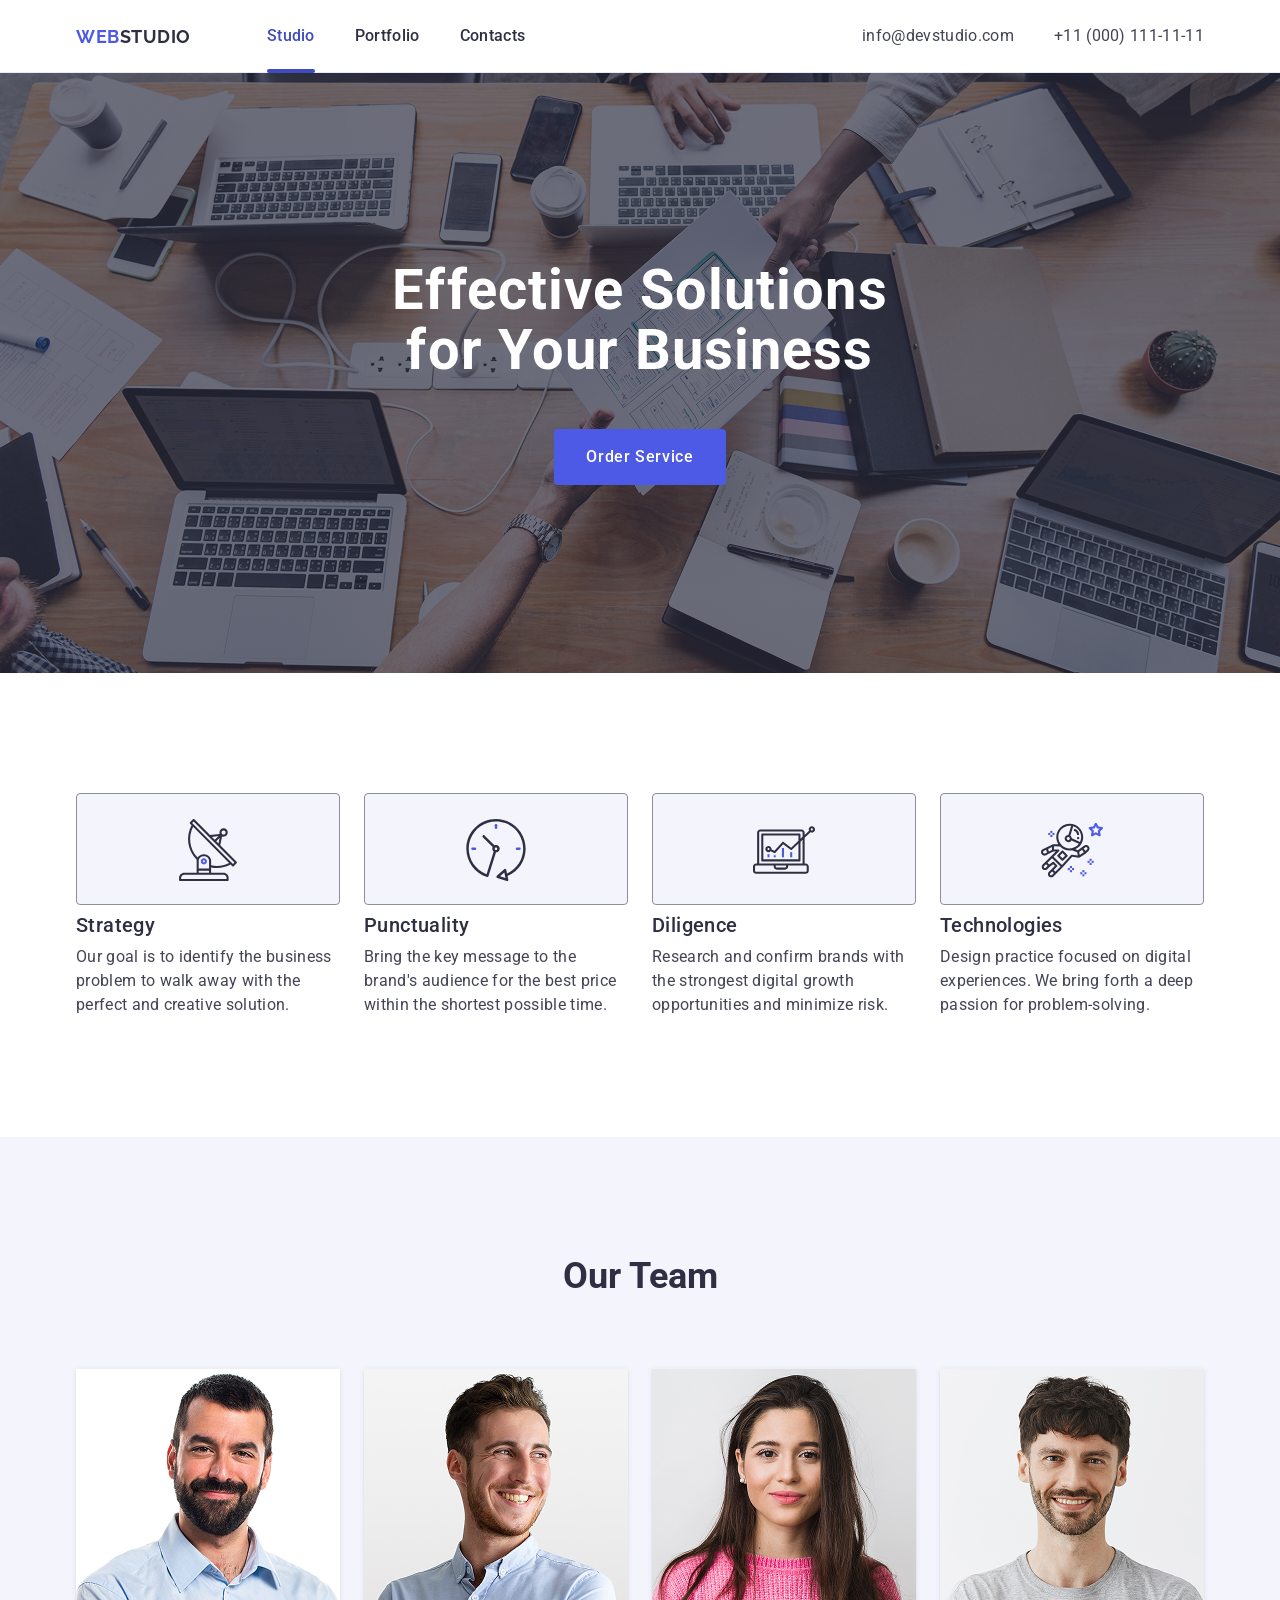
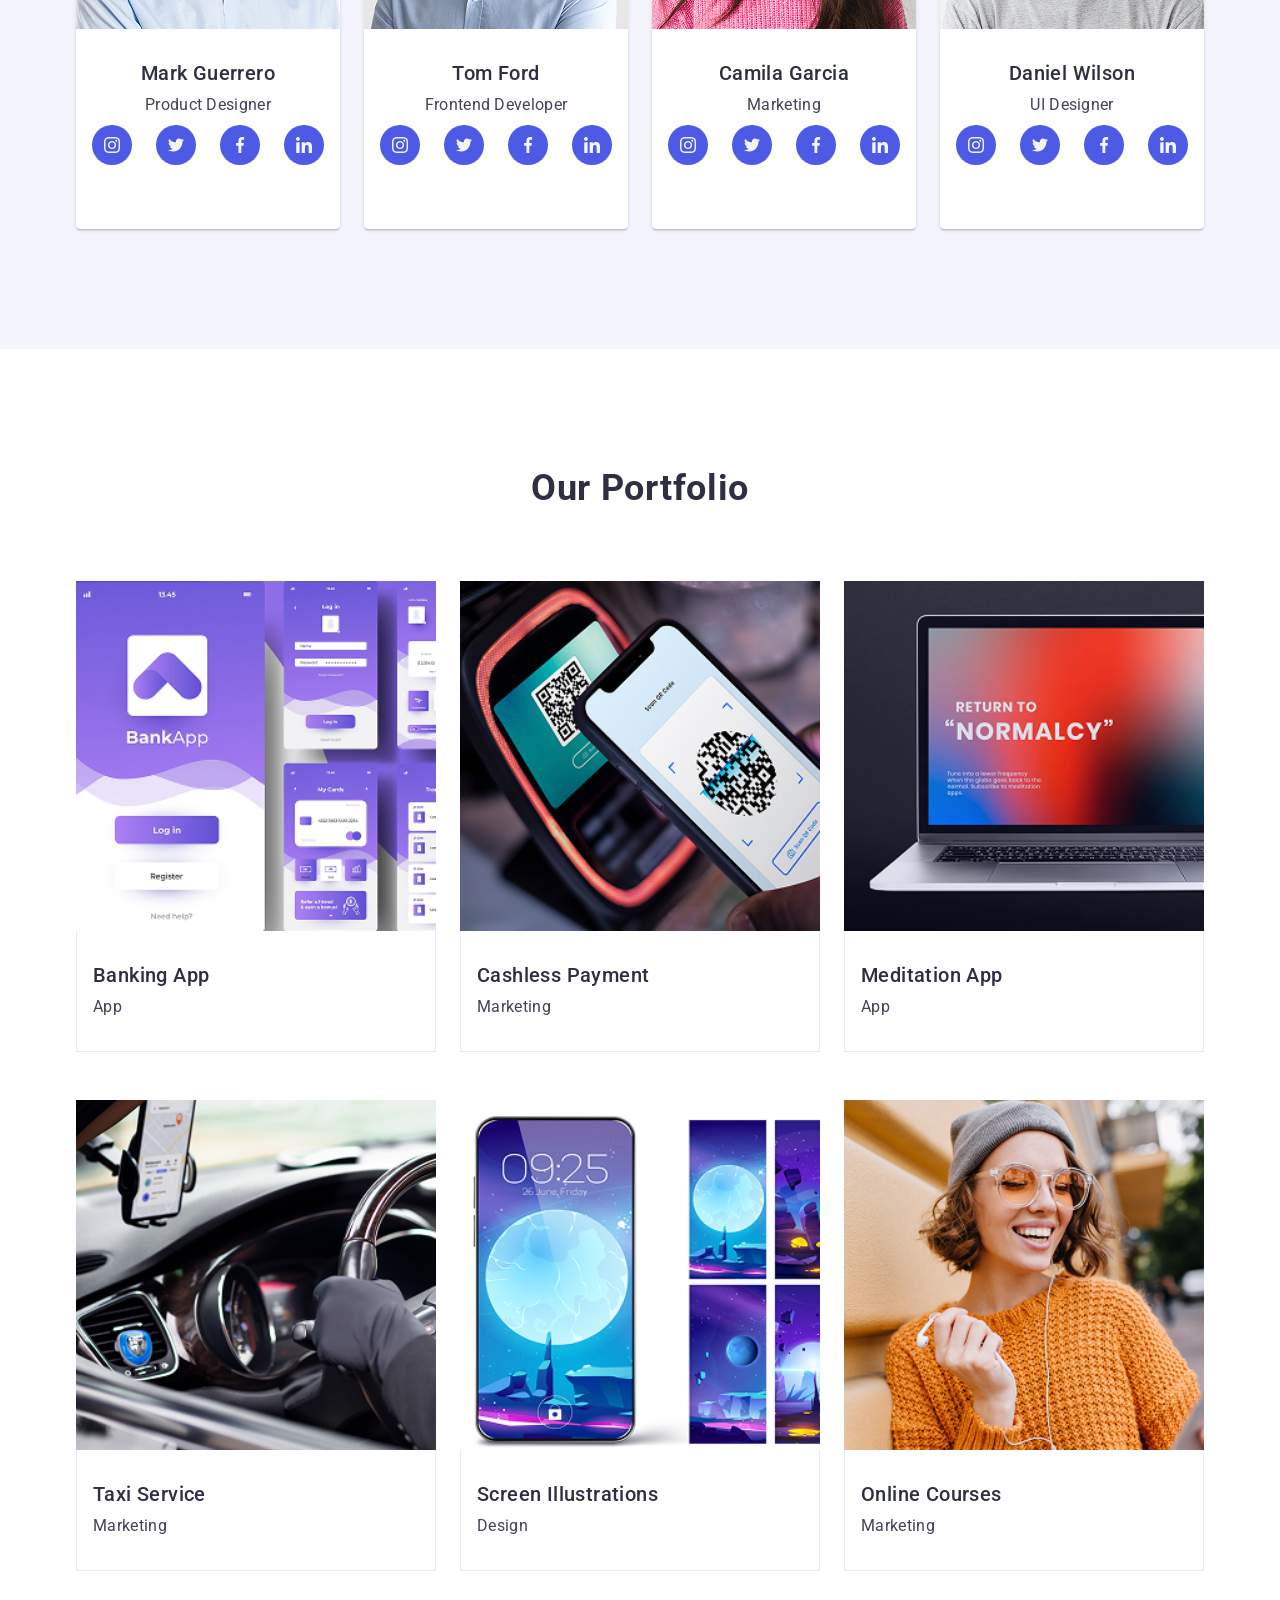
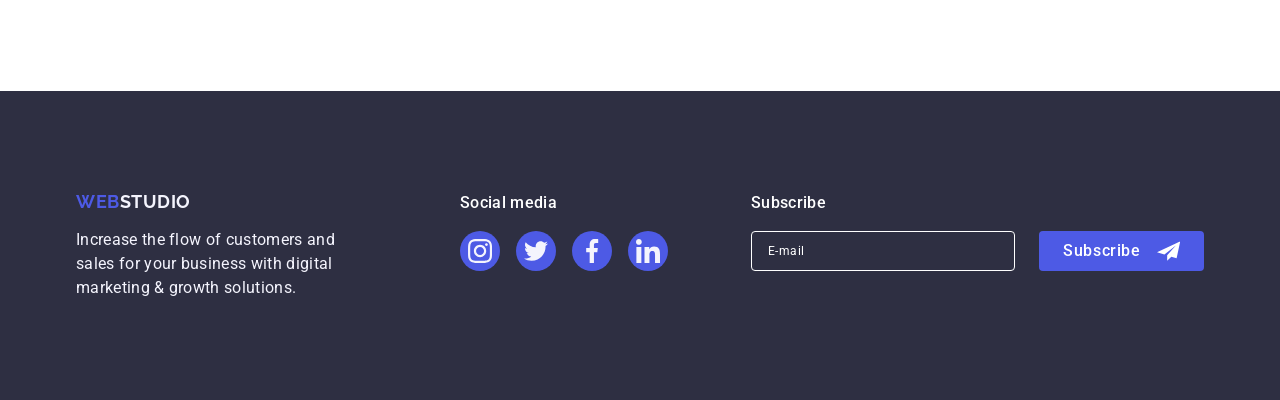
<file: index.html>
<!doctype html>
<html lang="en">
  <head>
    <meta charset="UTF-8" />
    <meta name="viewport" content="width=device-width, initial-scale=1.0" />
    <title>Document</title>
    <link
      rel="stylesheet"
      href="https://cdnjs.cloudflare.com/ajax/libs/modern-normalize/3.0.1/modern-normalize.min.css"
    />

    <link rel="preconnect" href="https://fonts.googleapis.com" />
    <link rel="preconnect" href="https://fonts.gstatic.com" crossorigin />
    <link
      href="https://fonts.googleapis.com/css2?family=Roboto:wght@300;400;500;700&family=Raleway:wght@300;400;500;700&display=swap"
      rel="stylesheet"
    />
    <link rel="stylesheet" href="./css/styles.css" />
  </head>

  <body>
    <header class="header">
      <div class="container header-container">
        <a href="./index.html" class="logo"
          ><span class="accent">Web</span>Studio</a
        >
        <button class="burger-menu" type="button">
          <svg class="menu-icon" width="24" height="24">
            <use href="./images/icons.svg#icon-menu"></use>
          </svg>
        </button>

        <div class="nav-contacts-thumb">
          <nav class="nav">
            <ul class="nav-list">
              <li>
                <a href="./index.html" class="nav-link current">Studio</a>
              </li>
              <li><a href="" class="nav-link">Portfolio</a></li>
              <li><a href="" class="nav-link">Contacts</a></li>
            </ul>
          </nav>
          <address class="contacts">
            <ul class="contact-list">
              <li>
                <a class="contact-link" href="mailto:info@devstudio.com"
                  >info@devstudio.com</a
                >
              </li>
              <li>
                <a class="contact-link" href="tel:+110001111111"
                  >+11 (000) 111-11-11</a
                >
              </li>
            </ul>
          </address>
        </div>
      </div>
    </header>

    <main>
      <section class="hero">
        <div class="container hero-container">
          <h1 class="main-title">Effective Solutions for Your Business</h1>
          <button type="button" class="button">Order Service</button>
        </div>
      </section>

      <section class="our-features">
        <div class="container features-container">
          <h2 class="features-title visually-hidden">Our Features</h2>
          <ul class="features-list">
            <li class="features-item">
              <div class="features-icon">
                <svg class="features-icon-svg" width="64" height="64">
                  <use href="./images/icons.svg#icon-antenna-1"></use>
                </svg>
              </div>
              <h3 class="features-item-title">Strategy</h3>
              <p class="features-text">
                Our goal is to identify the business problem to walk away with
                the perfect and creative solution.
              </p>
            </li>
            <li class="features-item">
              <div class="features-icon">
                <svg class="features-icon-svg" width="64" height="64">
                  <use href="./images/icons.svg#icon-clock-1"></use>
                </svg>
              </div>
              <h3 class="features-item-title">Punctuality</h3>
              <p class="features-text">
                Bring the key message to the brand's audience for the best price
                within the shortest possible time.
              </p>
            </li>
            <li class="features-item">
              <div class="features-icon">
                <svg class="features-icon-svg" width="64" height="64">
                  <use href="./images/icons.svg#icon-diagram-1"></use>
                </svg>
              </div>
              <h3 class="features-item-title">Diligence</h3>
              <p class="features-text">
                Research and confirm brands with the strongest digital growth
                opportunities and minimize risk.
              </p>
            </li>
            <li class="features-item">
              <div class="features-icon">
                <svg class="features-icon-svg" width="64" height="64">
                  <use href="./images/icons.svg#icon-astronaut-1"></use>
                </svg>
              </div>
              <h3 class="features-item-title">Technologies</h3>
              <p class="features-text">
                Design practice focused on digital experiences. We bring forth a
                deep passion for problem-solving.
              </p>
            </li>
          </ul>
        </div>
      </section>

      <section class="our-team">
        <div class="container team-container">
          <h2 class="team-title">Our Team</h2>
          <ul class="team-list">
            <li class="person">
              <img
                src="./images/markguerrero-1.jpg"
                srcset="
                  ./images/markguerrero-1.jpg 1x,
                  ./images/markguerrero.jpg   2x
                "
                alt="Mark Guerrero`s photo"
                width="264"
                height="260"
              />
              <div class="name-job">
                <h3 class="person-name">Mark Guerrero</h3>
                <p class="person-text">Product Designer</p>
                <ul class="social-media">
                  <li class="social-link">
                    <a href="" class="persons-link">
                      <svg class="icon" width="16" height="16">
                        <use href="./images/icons.svg#icon-instagram-2"></use>
                      </svg>
                    </a>
                  </li>
                  <li class="social-link">
                    <a href="" class="persons-link">
                      <svg class="icon" width="16" height="16">
                        <use href="./images/icons.svg#icon-twitter-1"></use>
                      </svg>
                    </a>
                  </li>
                  <li class="social-link">
                    <a href="" class="persons-link">
                      <svg class="icon" width="16" height="16">
                        <use href="./images/icons.svg#icon-facebook-1"></use>
                      </svg>
                    </a>
                  </li>
                  <li class="social-link">
                    <a href="" class="persons-link">
                      <svg class="icon" width="16" height="16">
                        <use href="./images/icons.svg#icon-linkedin-1"></use>
                      </svg>
                    </a>
                  </li>
                </ul>
              </div>
            </li>
            <li class="person">
              <img
                src="./images/tomford-1.jpg"
                srcset="./images/tomford-1.jpg 1x, ./images/tomford.jpg 2x"
                alt="Tom Ford`s photo"
                width="264"
                height="260"
              />
              <div class="name-job">
                <h3 class="person-name">Tom Ford</h3>
                <p class="person-text">Frontend Developer</p>
                <ul class="social-media">
                  <li class="social-link">
                    <a href="" class="persons-link">
                      <svg class="icon" width="16" height="16">
                        <use href="./images/icons.svg#icon-instagram-2"></use>
                      </svg>
                    </a>
                  </li>
                  <li class="social-link">
                    <a href="" class="persons-link">
                      <svg class="icon" width="16" height="16">
                        <use href="./images/icons.svg#icon-twitter-1"></use>
                      </svg>
                    </a>
                  </li>
                  <li class="social-link">
                    <a href="" class="persons-link">
                      <svg class="icon" width="16" height="16">
                        <use href="./images/icons.svg#icon-facebook-1"></use>
                      </svg>
                    </a>
                  </li>
                  <li class="social-link">
                    <a href="" class="persons-link">
                      <svg class="icon" width="16" height="16">
                        <use href="./images/icons.svg#icon-linkedin-1"></use>
                      </svg>
                    </a>
                  </li>
                </ul>
              </div>
            </li>
            <li class="person">
              <img
                src="./images/camilagarcia-1.jpg"
                srcset="
                  ./images/camilagarcia-1.jpg 1x,
                  ./images/camilagarcia.jpg   2x
                "
                alt="Camila Garcia`s photo"
                width="264"
                height="260"
              />
              <div class="name-job">
                <h3 class="person-name">Camila Garcia</h3>
                <p class="person-text">Marketing</p>
                <ul class="social-media">
                  <li class="social-link">
                    <a href="" class="persons-link">
                      <svg class="icon" width="16" height="16">
                        <use href="./images/icons.svg#icon-instagram-2"></use>
                      </svg>
                    </a>
                  </li>
                  <li class="social-link">
                    <a href="" class="persons-link">
                      <svg class="icon" width="16" height="16">
                        <use href="./images/icons.svg#icon-twitter-1"></use>
                      </svg>
                    </a>
                  </li>
                  <li class="social-link">
                    <a href="" class="persons-link">
                      <svg class="icon" width="16" height="16">
                        <use href="./images/icons.svg#icon-facebook-1"></use>
                      </svg>
                    </a>
                  </li>
                  <li class="social-link">
                    <a href="" class="persons-link">
                      <svg class="icon" width="16" height="16">
                        <use href="./images/icons.svg#icon-linkedin-1"></use>
                      </svg>
                    </a>
                  </li>
                </ul>
              </div>
            </li>
            <li class="person">
              <img
                src="./images/danielwilson-1.jpg"
                srcset="
                  ./images/danielwilson-1.jpg 1x,
                  ./images/danielwilson.jpg   2x
                "
                alt="Daniel Wilson`s photo"
                width="264"
                height="260"
              />
              <div class="name-job">
                <h3 class="person-name">Daniel Wilson</h3>
                <p class="person-text">UI Designer</p>
                <ul class="social-media">
                  <li class="social-link">
                    <a href="" class="persons-link">
                      <svg class="icon" width="16" height="16">
                        <use href="./images/icons.svg#icon-instagram-2"></use>
                      </svg>
                    </a>
                  </li>
                  <li class="social-link">
                    <a href="" class="persons-link">
                      <svg class="icon" width="16" height="16">
                        <use href="./images/icons.svg#icon-twitter-1"></use>
                      </svg>
                    </a>
                  </li>
                  <li class="social-link">
                    <a href="" class="persons-link">
                      <svg class="icon" width="16" height="16">
                        <use href="./images/icons.svg#icon-facebook-1"></use>
                      </svg>
                    </a>
                  </li>
                  <li class="social-link">
                    <a href="" class="persons-link">
                      <svg class="icon" width="16" height="16">
                        <use href="./images/icons.svg#icon-linkedin-1"></use>
                      </svg>
                    </a>
                  </li>
                </ul>
              </div>
            </li>
          </ul>
        </div>
      </section>

      <section class="portfolio">
        <div class="container portfolio-container">
          <h2 class="portfolio-title">Our Portfolio</h2>
          <ul class="portfolio-list">
            <li class="portfolio-item">
              <div class="box">
                <img
                  class="portfolio-photo"
                  src="./images/bankingapp-1.jpg"
                  srcset="
                    ./images/bankingapp-1.jpg 1x,
                    ./images/bankingapp.jpg   2x
                  "
                  alt="Screenshots from app"
                  width="360"
                />
                <div class="overlay">
                  <p>
                    14 Stylish and User-Friendly App Design Concepts · Task
                    Manager App · Calorie Tracker App · Exotic Fruit Ecommerce
                    App · Cloud Storage App
                  </p>
                </div>
              </div>
              <div class="title-text">
                <h3 class="portfolio-item-title">Banking App</h3>
                <p class="portfolio-text">App</p>
              </div>
            </li>
            <li class="portfolio-item">
              <div class="box">
                <img
                  class="portfolio-photo"
                  src="./images/cashlesspayment-1.jpg"
                  srcset="
                    ./images/cashlesspayment-1.jpg 1x,
                    ./images/cashlesspayment.jpg   2x
                  "
                  alt="Phone with NFC"
                  width="360"
                />
                <div class="overlay">
                  <p>
                    14 Stylish and User-Friendly App Design Concepts · Task
                    Manager App · Calorie Tracker App · Exotic Fruit Ecommerce
                    App · Cloud Storage App
                  </p>
                </div>
              </div>
              <div class="title-text">
                <h3 class="portfolio-item-title">Cashless Payment</h3>
                <p class="portfolio-text">Marketing</p>
              </div>
            </li>
            <li class="portfolio-item">
              <div class="box">
                <img
                  class="portfolio-photo"
                  src="./images/meditationapp-1.jpg"
                  srcset="
                    ./images/meditationapp-1.jpg 1x,
                    ./images/meditationapp.jpg   2x
                  "
                  alt="Laptop and phone"
                  width="360"
                />
                <div class="overlay">
                  <p>
                    14 Stylish and User-Friendly App Design Concepts · Task
                    Manager App · Calorie Tracker App · Exotic Fruit Ecommerce
                    App · Cloud Storage App
                  </p>
                </div>
              </div>
              <div class="title-text">
                <h3 class="portfolio-item-title">Meditation App</h3>
                <p class="portfolio-text">App</p>
              </div>
            </li>
            <li class="portfolio-item">
              <div class="box">
                <img
                  class="portfolio-photo"
                  src="./images/taxiservice-1.jpg"
                  srcset="
                    ./images/taxiservice-1.jpg 1x,
                    ./images/taxiservice.jpg   2x
                  "
                  alt="Car`s salon"
                  width="360"
                />
                <div class="overlay">
                  <p>
                    14 Stylish and User-Friendly App Design Concepts · Task
                    Manager App · Calorie Tracker App · Exotic Fruit Ecommerce
                    App · Cloud Storage App
                  </p>
                </div>
              </div>
              <div class="title-text">
                <h3 class="portfolio-item-title">Taxi Service</h3>
                <p class="portfolio-text">Marketing</p>
              </div>
            </li>
            <li class="portfolio-item">
              <div class="box">
                <img
                  class="portfolio-photo"
                  src="./images/screenillustrations-1.jpg"
                  srcset="
                    ./images/screenillustrations-1.jpg 1x,
                    ./images/screenillustrations.jpg   2x
                  "
                  alt="Pictures"
                  width="360"
                />
                <div class="overlay">
                  <p>
                    14 Stylish and User-Friendly App Design Concepts · Task
                    Manager App · Calorie Tracker App · Exotic Fruit Ecommerce
                    App · Cloud Storage App
                  </p>
                </div>
              </div>
              <div class="title-text">
                <h3 class="portfolio-item-title">Screen Illustrations</h3>
                <p class="portfolio-text">Design</p>
              </div>
            </li>
            <li class="portfolio-item">
              <div class="box">
                <img
                  class="portfolio-photo"
                  src="./images/onlinecourses-1.jpg"
                  srcset="
                    ./images/onlinecourses-1.jpg 1x,
                    ./images/onlinecourses.jpg   2x
                  "
                  alt="Woman`s portret"
                  width="360"
                />
                <div class="overlay">
                  <p>
                    14 Stylish and User-Friendly App Design Concepts · Task
                    Manager App · Calorie Tracker App · Exotic Fruit Ecommerce
                    App · Cloud Storage App
                  </p>
                </div>
              </div>
              <div class="title-text">
                <h3 class="portfolio-item-title">Online Courses</h3>
                <p class="portfolio-text">Marketing</p>
              </div>
            </li>
          </ul>
        </div>
      </section>
    </main>
    <footer class="footer">
      <div class="footer-container container">
        <div class="footer-logo-text">
          <a href="./index.html" class="footer-logotype"
            ><span class="accent">Web</span>Studio</a
          >
          <p class="footer-text">
            Increase the flow of customers and sales for your business with
            digital marketing &amp; growth solutions.
          </p>
        </div>
        <div class="footer-social-media-container">
          <p class="footer-media-text">Social media</p>
          <ul class="footer-social-media">
            <li class="footer-social-link">
              <a href="" class="footer-link">
                <svg class="footer-icon" width="24" height="24">
                  <use href="./images/icons.svg#icon-instagram-2"></use>
                </svg>
              </a>
            </li>
            <li class="footer-social-link">
              <a href="" class="footer-link">
                <svg class="footer-icon" width="24" height="24">
                  <use href="./images/icons.svg#icon-twitter-1"></use>
                </svg>
              </a>
            </li>
            <li class="footer-social-link">
              <a href="" class="footer-link">
                <svg class="footer-icon" width="24" height="24">
                  <use href="./images/icons.svg#icon-facebook-1"></use>
                </svg>
              </a>
            </li>
            <li class="footer-social-link">
              <a href="" class="footer-link">
                <svg class="footer-icon" width="24" height="24">
                  <use href="./images/icons.svg#icon-linkedin-1"></use>
                </svg>
              </a>
            </li>
          </ul>
        </div>
        <div class="subscribe">
          <p class="footer-subscribe-text">Subscribe</p>
          <form>
            <div class="footer-form">
              <input
                class="footer-form-input"
                type="email"
                name="email"
                placeholder="E-mail"
              />
              <div class="footer-btn">
                <button class="subscribe-btn" type="submit">
                  Subscribe
                  <svg class="telegramm-icon" width="24" height="24">
                    <use href="./images/icons.svg#icon-telegram"></use>
                  </svg>
                </button>
              </div>
            </div>
          </form>
        </div>
      </div>
    </footer>

    <div class="menu-overlay">
      <div class="menu-modal">
        <button class="menu-btn-close" type="button">
          <svg class="menu-btn-icon" width="8" height="8">
            <use href="./images/icons.svg#icon-close"></use>
          </svg>
        </button>
        <nav class="nav-menu">
          <ul class="menu-list">
            <li>
              <a href="./index.html" class="menu-nav-link current">Studio</a>
            </li>
            <li><a href="" class="menu-nav-link">Portfolio</a></li>
            <li><a href="" class="menu-nav-link">Contacts</a></li>
          </ul>
        </nav>
        <address class="menu-contacts">
          <ul class="menu-contact-list">
            <li>
              <a class="menu-contact-link" href="mailto:info@devstudio.com"
                >info@devstudio.com</a
              >
            </li>
            <li>
              <a class="menu-contact-link" href="tel:+110001111111"
                >+11 (000) 111-11-11</a
              >
            </li>
          </ul>
        </address>

        <ul class="menu-social-media">
          <li class="menu-social-link">
            <a href="" class="menu-link">
              <svg class="menu-social-icon" width="24" height="24">
                <use href="./images/icons.svg#icon-instagram-2"></use>
              </svg>
            </a>
          </li>
          <li class="menu-social-link">
            <a href="" class="menu-link">
              <svg class="menu-social-icon" width="24" height="24">
                <use href="./images/icons.svg#icon-twitter-1"></use>
              </svg>
            </a>
          </li>
          <li class="menu-social-link">
            <a href="" class="menu-link">
              <svg class="menu-social-icon" width="24" height="24">
                <use href="./images/icons.svg#icon-facebook-1"></use>
              </svg>
            </a>
          </li>
          <li class="menu-social-link">
            <a href="" class="menu-link">
              <svg class="menu-social-icon" width="24" height="24">
                <use href="./images/icons.svg#icon-linkedin-1"></use>
              </svg>
            </a>
          </li>
        </ul>
      </div>
    </div>

    <div class="modal-overlay">
      <div class="modal">
        <button class="modal-btn-close" type="button">
          <svg class="modal-btn-icon" width="8" height="8">
            <use href="./images/icons.svg#icon-close"></use>
          </svg>
        </button>

        <p class="modal-title">Leave your contacts and we will call you back</p>

        <form class="form">
          <div class="label-wrapper">
            <label class="form-label" for="username">Name</label>
            <div class="input-wrapper">
              <input
                class="form-input"
                id="username"
                type="text"
                name="username"
                autofocus
              />
              <svg class="input-icon" width="18" height="24">
                <use href="./images/icons.svg#icon-person-black"></use>
              </svg>
            </div>
          </div>
          <div class="label-wrapper">
            <label class="form-label" for="phone">Phone</label>
            <div class="input-wrapper">
              <input class="form-input" type="tel" id="phone" name="phone" />
              <svg class="input-icon" width="18" height="24">
                <use href="./images/icons.svg#icon-phone"></use>
              </svg>
            </div>
          </div>
          <div class="label-wrapper">
            <label class="form-label" for="email">Email</label>
            <div class="input-wrapper">
              <input class="form-input" id="email" type="email" name="email" />
              <svg class="input-icon" width="18" height="24">
                <use href="./images/icons.svg#icon-email"></use>
              </svg>
            </div>
          </div>
          <div class="label-wrapper">
            <label class="form-label" for="comment">Comment</label>
            <div class="input-wrapper">
              <textarea
                class="input-comment"
                name="comment"
                id="comment"
                rows="6"
                placeholder="Text input"
              ></textarea>
            </div>
          </div>
          <div class="agreement-container">
            <label class="feedback-agreement">
              <input
                class="visually-hidden"
                type="checkbox"
                name="userAgreement"
                id="userAgreement"
                value="agree"
                checked
              />
              <span class="feedback-toggler">
                <svg class="agreement-icon" width="10" height="8">
                  <use href="./images/icons.svg#icon-check"></use>
                </svg>
              </span>
              <span class="agreement-text"
                >I accept the terms and conditions of the
                <a class="feedback-link" href="">Privacy Policy</a>
              </span>
            </label>
          </div>

          <div class="modal-btn-container">
            <button class="modal-btn" type="submit">Send</button>
          </div>
        </form>
      </div>
    </div>
  </body>
</html>
</file>
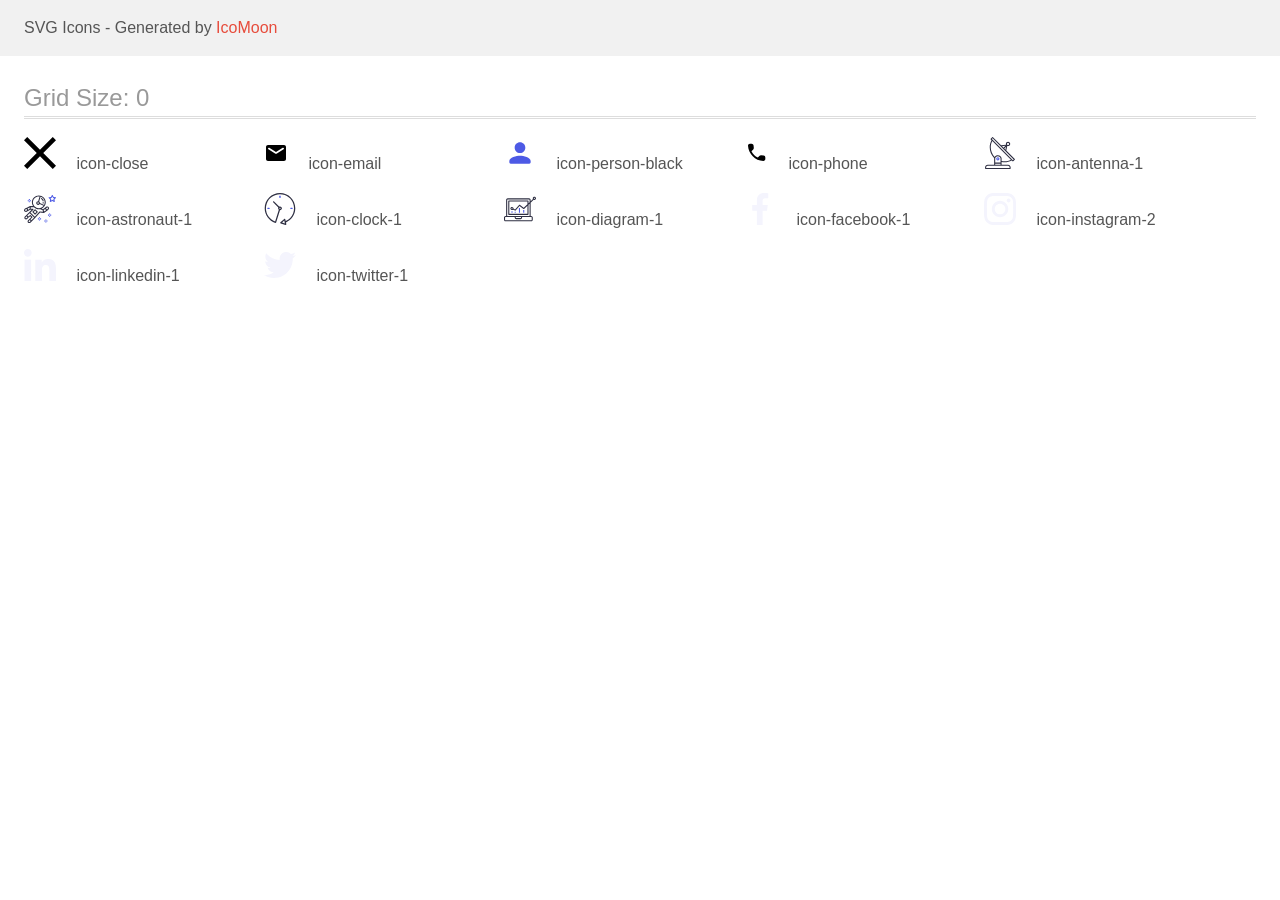
<file: images/icons/icomoon/demo.html>
<!doctype html>
<html>
<head>
    <title>IcoMoon - SVG Icons</title>
    <meta charset="utf-8">
    <meta name="viewport" content="width=device-width, initial-scale=1">
    <link rel="stylesheet" href="demo-files/demo.css">
    <link rel="stylesheet" href="style.css">
</head>
<body>
<svg aria-hidden="true" style="position: absolute; width: 0; height: 0; overflow: hidden;" version="1.1" xmlns="http://www.w3.org/2000/svg" xmlns:xlink="http://www.w3.org/1999/xlink">
<defs>
<symbol id="icon-close" viewBox="0 0 32 32">
<path d="M32 3.223l-3.223-3.223-12.777 12.777-12.777-12.777-3.223 3.223 12.777 12.777-12.777 12.777 3.223 3.223 12.777-12.777 12.777 12.777 3.223-3.223-12.777-12.777 12.777-12.777z"></path>
</symbol>
<symbol id="icon-email" viewBox="0 0 24 32">
<path d="M20 8h-16c-1.1 0-1.99 0.9-1.99 2l-0.010 12c0 1.1 0.9 2 2 2h16c1.1 0 2-0.9 2-2v-12c0-1.1-0.9-2-2-2zM19.6 12.25l-7.070 4.42c-0.32 0.2-0.74 0.2-1.060 0l-7.070-4.42c-0.25-0.16-0.4-0.43-0.4-0.72 0-0.67 0.73-1.070 1.3-0.72l6.7 4.19 6.7-4.19c0.57-0.35 1.3 0.050 1.3 0.72 0 0.29-0.15 0.56-0.4 0.72z"></path>
</symbol>
<symbol id="icon-person-black" viewBox="0 0 32 32">
<path fill="#4d5ae5" style="fill: var(--color1, #4d5ae5)" d="M16 16c2.947 0 5.333-2.387 5.333-5.333s-2.387-5.333-5.333-5.333c-2.947 0-5.333 2.387-5.333 5.333s2.387 5.333 5.333 5.333zM16 18.667c-3.56 0-10.667 1.787-10.667 5.333v1.333c0 0.733 0.6 1.333 1.333 1.333h18.667c0.733 0 1.333-0.6 1.333-1.333v-1.333c0-3.547-7.107-5.333-10.667-5.333z"></path>
</symbol>
<symbol id="icon-phone" viewBox="0 0 24 32">
<path d="M19.635 18.487l-2.451-0.28c-0.589-0.067-1.167 0.135-1.582 0.55l-1.775 1.775c-2.731-1.389-4.969-3.618-6.359-6.359l1.785-1.785c0.415-0.415 0.618-0.994 0.55-1.582l-0.28-2.432c-0.116-0.975-0.936-1.708-1.92-1.708h-1.669c-1.090 0-1.997 0.907-1.93 1.997 0.511 8.24 7.102 14.821 15.332 15.332 1.090 0.068 1.997-0.839 1.997-1.93v-1.669c0.010-0.975-0.724-1.795-1.698-1.911z"></path>
</symbol>
<symbol id="icon-antenna-1" viewBox="0 0 32 32">
<path fill="#2e2f42" style="fill: var(--color2, #2e2f42)" d="M30.773 22.098l-8.443-8.505 0.937-4.615c0.242 0.094 0.499 0.144 0.758 0.146h0.006c1.192 0.014 2.17-0.941 2.184-2.133s-0.941-2.17-2.133-2.184c-1.192-0.014-2.17 0.941-2.184 2.133-0.003 0.255 0.039 0.509 0.125 0.749l-4.96 0.605-8.091-8.133c-0.099-0.101-0.235-0.159-0.377-0.16-0.14 0.001-0.274 0.056-0.373 0.155l-1.513 1.504c-0.208 0.208-0.208 0.546 0 0.754l0.814 0.826c-3.153 5.798-2.129 12.978 2.519 17.663 0.043 0.041 0.092 0.074 0.146 0.098-0.034 0.18-0.051 0.364-0.052 0.547v6.187h-6.4c-1.472 0.002-2.665 1.195-2.667 2.667v1.067c0 0.295 0.239 0.533 0.533 0.533h24.533c0.295 0 0.533-0.239 0.533-0.533v-1.067c-0.002-1.472-1.195-2.665-2.667-2.667h-6.4v-2.742c1.003 0.21 2.024 0.317 3.049 0.32 2.458-0.003 4.877-0.615 7.040-1.783l0.818 0.823c0.099 0.101 0.235 0.159 0.377 0.16 0.14-0.001 0.274-0.056 0.373-0.155l1.513-1.504c0.208-0.208 0.208-0.546 0-0.754zM23.28 6.233c0.418-0.415 1.093-0.414 1.509 0.004s0.414 1.093-0.004 1.508c-0.2 0.199-0.47 0.31-0.752 0.31h-0.003c-0.589-0.003-1.064-0.483-1.061-1.072 0.002-0.282 0.115-0.552 0.314-0.751h-0.002zM22.024 9.738l-0.598 2.946-1.175-1.182 1.774-1.763zM21.419 8.836l-1.92 1.909-1.485-1.493 3.405-0.415zM24.004 28.8c0.884 0 1.6 0.716 1.6 1.6v0.533h-23.467v-0.533c0-0.884 0.716-1.6 1.6-1.6h20.267zM16.537 26.667v1.067h-5.333v-1.067h5.333zM11.204 25.6v-4.053c0-1.294 1.196-2.347 2.667-2.347s2.667 1.053 2.667 2.347v4.053h-5.333zM17.604 23.904v-2.357c0-1.882-1.675-3.413-3.733-3.413-1.331-0.020-2.576 0.657-3.281 1.786-4.058-4.274-4.971-10.645-2.279-15.887l18.602 18.708c-2.872 1.461-6.165 1.873-9.309 1.163zM28.893 23.22l-21.057-21.181 0.755-0.752 7.935 7.98c0.004 0 0.006 0.007 0.010 0.010l13.115 13.191-0.757 0.752z"></path>
<path fill="#4d5ae5" style="fill: var(--color1, #4d5ae5)" d="M13.876 20.267h-0.005c-0.884-0.001-1.601 0.714-1.602 1.598s0.714 1.601 1.598 1.602h0.005c0.884 0.001 1.601-0.714 1.602-1.598s-0.714-1.601-1.598-1.602zM14.249 22.245c-0.1 0.1-0.236 0.156-0.378 0.155-0.295-0.002-0.532-0.242-0.531-0.536 0.001-0.141 0.057-0.276 0.157-0.375s0.233-0.154 0.373-0.155c0.295 0.002 0.532 0.242 0.531 0.536-0.001 0.141-0.057 0.276-0.157 0.375h0.005z"></path>
</symbol>
<symbol id="icon-astronaut-1" viewBox="0 0 32 32">
<path fill="#4d5ae5" style="fill: var(--color1, #4d5ae5)" d="M31.974 4.524c-0.063-0.193-0.229-0.333-0.43-0.363l-1.91-0.278-0.855-1.731c-0.179-0.365-0.777-0.365-0.956 0l-0.855 1.731-1.91 0.278c-0.201 0.029-0.367 0.17-0.431 0.363-0.062 0.193-0.011 0.405 0.135 0.547l1.383 1.348-0.326 1.903c-0.034 0.2 0.048 0.402 0.212 0.522 0.166 0.121 0.382 0.135 0.562 0.040l1.709-0.899 1.709 0.899c0.078 0.041 0.164 0.061 0.249 0.061 0.11 0 0.221-0.034 0.314-0.102 0.164-0.119 0.246-0.322 0.212-0.522l-0.326-1.903 1.383-1.348c0.145-0.142 0.197-0.354 0.135-0.547zM29.511 5.851c-0.125 0.122-0.183 0.299-0.153 0.472l0.191 1.114-1-0.526c-0.078-0.041-0.163-0.061-0.249-0.061s-0.17 0.020-0.249 0.061l-1.001 0.526 0.191-1.114c0.030-0.173-0.028-0.349-0.153-0.472l-0.81-0.789 1.119-0.163c0.174-0.025 0.324-0.134 0.402-0.292l0.5-1.013 0.5 1.013c0.078 0.157 0.228 0.267 0.402 0.292l1.119 0.163-0.809 0.789z"></path>
<path fill="#4d5ae5" style="fill: var(--color1, #4d5ae5)" d="M26.133 20.522h-1.067v1.067h1.067v-1.067z"></path>
<path fill="#4d5ae5" style="fill: var(--color1, #4d5ae5)" d="M26.133 22.656h-1.067v1.067h1.067v-1.067z"></path>
<path fill="#4d5ae5" style="fill: var(--color1, #4d5ae5)" d="M27.2 21.589h-1.067v1.067h1.067v-1.067z"></path>
<path fill="#4d5ae5" style="fill: var(--color1, #4d5ae5)" d="M25.067 21.589h-1.067v1.067h1.067v-1.067z"></path>
<path fill="#4d5ae5" style="fill: var(--color1, #4d5ae5)" d="M22.4 26.389h-1.067v1.067h1.067v-1.067z"></path>
<path fill="#4d5ae5" style="fill: var(--color1, #4d5ae5)" d="M22.4 28.522h-1.067v1.067h1.067v-1.067z"></path>
<path fill="#4d5ae5" style="fill: var(--color1, #4d5ae5)" d="M23.467 27.456h-1.067v1.067h1.067v-1.067z"></path>
<path fill="#4d5ae5" style="fill: var(--color1, #4d5ae5)" d="M21.333 27.456h-1.067v1.067h1.067v-1.067z"></path>
<path fill="#4d5ae5" style="fill: var(--color1, #4d5ae5)" d="M16 24.256h-1.067v1.067h1.067v-1.067z"></path>
<path fill="#4d5ae5" style="fill: var(--color1, #4d5ae5)" d="M16 26.389h-1.067v1.067h1.067v-1.067z"></path>
<path fill="#4d5ae5" style="fill: var(--color1, #4d5ae5)" d="M17.067 25.322h-1.067v1.067h1.067v-1.067z"></path>
<path fill="#4d5ae5" style="fill: var(--color1, #4d5ae5)" d="M14.933 25.322h-1.067v1.067h1.067v-1.067z"></path>
<path fill="#4d5ae5" style="fill: var(--color1, #4d5ae5)" d="M5.867 6.122h-1.067v1.067h1.067v-1.067z"></path>
<path fill="#4d5ae5" style="fill: var(--color1, #4d5ae5)" d="M5.867 8.255h-1.067v1.067h1.067v-1.067z"></path>
<path fill="#4d5ae5" style="fill: var(--color1, #4d5ae5)" d="M6.933 7.189h-1.067v1.067h1.067v-1.067z"></path>
<path fill="#4d5ae5" style="fill: var(--color1, #4d5ae5)" d="M4.8 7.189h-1.067v1.067h1.067v-1.067z"></path>
<path fill="#2e2f42" style="fill: var(--color2, #2e2f42)" d="M24.715 14.159c-0.287-0.388-0.709-0.637-1.188-0.705-0.481-0.068-0.956 0.058-1.34 0.352l-1.252 0.96-1.898 1.417-1.358-0.541c2.421-1.086 4.114-3.508 4.114-6.32 0-3.823-3.123-6.933-6.961-6.933s-6.961 3.11-6.961 6.933c0 1.386 0.414 2.674 1.12 3.758l-2.764-0.024c-0.002 0-0.003 0-0.005 0-0.009 0-0.015 0.004-0.023 0.005-0.053 0.002-0.105 0.013-0.155 0.031-0.013 0.005-0.026 0.008-0.038 0.013-0.006 0.003-0.013 0.003-0.019 0.006l-3.233 1.596c-0.001 0-0.001 0-0.001 0.001l-1.893 0.911c-0.021 0.009-0.042 0.021-0.063 0.035-0.755 0.502-1.012 1.489-0.598 2.295 0.22 0.429 0.595 0.745 1.056 0.889 0.178 0.055 0.359 0.083 0.539 0.083 0.29 0 0.577-0.071 0.839-0.211l1.388-0.738 2.264-1.169 1.357-0.008-5.442 5.416c-0.001 0.001-0.001 0.001-0.002 0.001l-1.339 1.333c-0.316 0.315-0.49 0.732-0.49 1.178s0.174 0.863 0.49 1.179c0.325 0.323 0.752 0.485 1.179 0.485s0.854-0.162 1.18-0.485l1.314-1.309 1.741-1.3 0.901 0.897-1.762 1.754c-0 0.001-0.001 0.001-0.002 0.001l-1.339 1.333c-0.316 0.315-0.49 0.732-0.49 1.178s0.174 0.863 0.49 1.179c0.325 0.323 0.753 0.485 1.18 0.485s0.855-0.162 1.18-0.485l3.482-3.467c0.001-0.001 0.001-0.001 0.001-0.002l1.010-1-0.004-0.004c0.006-0.006 0.015-0.009 0.022-0.015l5.166-5.658 3.471 0.494c0.025 0.004 0.050 0.005 0.075 0.005 0.065 0 0.127-0.015 0.187-0.038 0.018-0.006 0.033-0.015 0.050-0.023 0.019-0.010 0.039-0.015 0.058-0.027l3.213-2.133c0.012-0.008 0.018-0.021 0.029-0.029 0.013-0.010 0.029-0.014 0.041-0.026l1.271-1.191c0.662-0.62 0.753-1.635 0.212-2.362zM2.13 17.77c-0.173 0.093-0.37 0.111-0.558 0.052-0.187-0.058-0.338-0.186-0.427-0.358-0.161-0.314-0.068-0.695 0.214-0.902l1.314-0.632 0.449 1.313-0.992 0.527zM5.628 15.942l-1.548 0.8-0.439-1.283 2.027-1.001-0.040 1.484zM20.727 9.322c0 0.918-0.219 1.785-0.599 2.559l-4.181-1.899c-0.044-0.573-0.341-1.075-0.788-1.388l1.464-4.86c2.378 0.756 4.105 2.974 4.105 5.588zM8.938 9.322c0-3.235 2.644-5.867 5.894-5.867 0.253 0 0.5 0.021 0.745 0.052l-1.432 4.754c-0.019-0.001-0.037-0.006-0.057-0.006-1.033 0-1.873 0.837-1.873 1.867s0.84 1.867 1.873 1.867c0.694 0 1.294-0.383 1.618-0.945l3.862 1.755c-1.075 1.446-2.795 2.39-4.737 2.39-3.25 0-5.894-2.632-5.894-5.867zM14.894 10.122c0 0.441-0.362 0.8-0.806 0.8s-0.806-0.359-0.806-0.8c0-0.441 0.362-0.8 0.806-0.8s0.806 0.359 0.806 0.8zM2.465 25.146c-0.236 0.234-0.619 0.234-0.854 0.001-0.114-0.114-0.176-0.263-0.176-0.423s0.062-0.309 0.176-0.421l0.962-0.958 0.851 0.848-0.959 0.955zM5.679 28.88c-0.236 0.234-0.619 0.235-0.855 0.001-0.114-0.114-0.176-0.263-0.176-0.423s0.062-0.309 0.176-0.421l0.963-0.959 0.852 0.848-0.96 0.955zM9.16 25.411c-0.001 0-0.001 0-0.002 0.001l-1.765 1.76-0.852-0.848 1.763-1.755c0 0 0 0 0-0s0.001-0.001 0.002-0.001c0.040-0.040 0.065-0.088 0.090-0.135 0.007-0.014 0.020-0.026 0.026-0.040 0.017-0.041 0.019-0.085 0.026-0.129 0.003-0.025 0.014-0.047 0.014-0.073 0-0.036-0.013-0.070-0.020-0.106-0.006-0.032-0.006-0.065-0.019-0.095-0.020-0.050-0.055-0.094-0.091-0.138-0.010-0.012-0.014-0.027-0.025-0.038 0 0 0 0-0.001 0s-0.001-0.002-0.001-0.002l-1.607-1.6c-0.017-0.017-0.039-0.024-0.058-0.038-0.028-0.022-0.055-0.042-0.087-0.058-0.030-0.015-0.061-0.024-0.093-0.033-0.034-0.010-0.067-0.017-0.103-0.020-0.033-0.002-0.063 0.001-0.095 0.005-0.036 0.004-0.069 0.009-0.104 0.020-0.034 0.011-0.063 0.027-0.094 0.045-0.020 0.011-0.042 0.015-0.061 0.029l-1.773 1.324-0.901-0.897 2.399-2.386 4.361 4.289-0.928 0.919zM15.979 18.394c-0.015-0.002-0.030 0.004-0.045 0.003-0.039-0.002-0.076 0.001-0.115 0.007-0.030 0.005-0.059 0.011-0.088 0.021-0.034 0.012-0.065 0.028-0.097 0.047-0.030 0.018-0.057 0.037-0.083 0.061-0.013 0.011-0.028 0.017-0.040 0.029l-4.698 5.146-4.328-4.257 2.833-2.818c0.209-0.208 0.21-0.546 0.002-0.755-0.105-0.105-0.243-0.157-0.381-0.156v-0.001l-2.219 0.013 0.028-1.607 3.104 0.027c1.265 1.294 3.029 2.101 4.981 2.101 0.437 0 0.864-0.045 1.279-0.123 0.040 0.032 0.079 0.065 0.13 0.085l2.41 0.96 0.152 0.758 0.178 0.885-3.003-0.427zM20.020 18.572l-0.313-1.558 1.446-1.080 0.947 1.257-2.080 1.381zM23.774 15.741l-0.838 0.785-0.931-1.236 0.831-0.637c0.155-0.119 0.351-0.168 0.543-0.143 0.193 0.027 0.364 0.128 0.48 0.284 0.217 0.292 0.18 0.699-0.085 0.947z"></path>
<path fill="#2e2f42" style="fill: var(--color2, #2e2f42)" d="M13.602 18.544l-2.143-2.133c-0.207-0.207-0.545-0.207-0.753 0l-2.142 2.133c-0.1 0.101-0.157 0.236-0.157 0.378s0.056 0.278 0.157 0.378l2.142 2.133c0.104 0.103 0.241 0.155 0.377 0.155s0.273-0.052 0.376-0.155l2.143-2.133c0.1-0.1 0.157-0.236 0.157-0.378s-0.057-0.278-0.157-0.378zM11.083 20.303l-1.387-1.381 1.387-1.381 1.387 1.381-1.387 1.381z"></path>
<path fill="#2e2f42" style="fill: var(--color2, #2e2f42)" d="M17.164 5.071l-0.258 1.036c0.071 0.018 1.738 0.452 1.738 2.149h1.067c-0-2.017-1.666-2.965-2.547-3.185z"></path>
<path fill="#2e2f42" style="fill: var(--color2, #2e2f42)" d="M19.711 9.322h-1.067v1.067h1.067v-1.067z"></path>
</symbol>
<symbol id="icon-clock-1" viewBox="0 0 32 32">
<path fill="#2e2f42" style="fill: var(--color2, #2e2f42)" d="M31.297 15.301c-0.002-8.452-6.855-15.303-15.308-15.301s-15.303 6.855-15.301 15.308c0.001 6.658 4.307 12.551 10.649 14.576 0.061 0.019 0.124 0.029 0.187 0.029 0.121-0 0.239-0.032 0.342-0.094 0.135-0.080 0.236-0.207 0.283-0.356l3.865-12.25c1.057-0.005 1.909-0.866 1.903-1.923s-0.866-1.909-1.923-1.903c-0.284 0.001-0.565 0.067-0.82 0.191l-5.106-5.107c-0.253-0.245-0.657-0.238-0.902 0.016-0.239 0.247-0.239 0.639 0 0.886l5.103 5.109c-0.392 0.799-0.168 1.764 0.536 2.309l-3.683 11.673c-7.278-2.681-11.004-10.754-8.323-18.032s10.754-11.004 18.032-8.323c7.278 2.681 11.004 10.754 8.323 18.032-1.31 3.556-4.001 6.431-7.462 7.973l-0.398-1.874c-0.073-0.345-0.411-0.565-0.756-0.492-0.109 0.023-0.209 0.074-0.293 0.148l-3.837 3.426c-0.263 0.234-0.287 0.637-0.052 0.9 0.076 0.085 0.174 0.149 0.283 0.184l4.899 1.564c0.335 0.108 0.694-0.077 0.802-0.412 0.034-0.106 0.040-0.219 0.017-0.328l-0.391-1.839c5.664-2.388 9.342-7.942 9.329-14.089zM15.992 14.664c0.352 0 0.638 0.286 0.638 0.638s-0.286 0.638-0.638 0.638c-0.352 0-0.638-0.285-0.638-0.638s0.285-0.638 0.638-0.638zM18.093 29.528l2.184-1.948 0.603 2.84-2.787-0.892z"></path>
<path fill="#4d5ae5" style="fill: var(--color1, #4d5ae5)" d="M15.354 3.185v1.275c0 0.352 0.285 0.638 0.638 0.638s0.638-0.285 0.638-0.638v-1.275c0-0.352-0.286-0.638-0.638-0.638s-0.638 0.286-0.638 0.638z"></path>
<path fill="#4d5ae5" style="fill: var(--color1, #4d5ae5)" d="M3.876 14.664c-0.352 0-0.638 0.286-0.638 0.638s0.285 0.638 0.638 0.638h1.275c0.352 0 0.638-0.285 0.638-0.638s-0.285-0.638-0.638-0.638h-1.275z"></path>
<path fill="#4d5ae5" style="fill: var(--color1, #4d5ae5)" d="M28.108 15.939c0.352 0 0.638-0.285 0.638-0.638s-0.285-0.638-0.638-0.638h-1.275c-0.352 0-0.638 0.286-0.638 0.638s0.286 0.638 0.638 0.638h1.275z"></path>
</symbol>
<symbol id="icon-diagram-1" viewBox="0 0 32 32">
<path fill="#4d5ae5" style="fill: var(--color1, #4d5ae5)" d="M14.925 14.965h1.066v4.798h-1.066v-4.797z"></path>
<path fill="#4d5ae5" style="fill: var(--color1, #4d5ae5)" d="M19.19 17.097h1.066v2.665h-1.066v-2.665z"></path>
<path fill="#4d5ae5" style="fill: var(--color1, #4d5ae5)" d="M10.661 18.696h1.066v1.066h-1.066v-1.066z"></path>
<path fill="#4d5ae5" style="fill: var(--color1, #4d5ae5)" d="M7.463 18.163h1.066v1.599h-1.066v-1.599z"></path>
<path fill="#2e2f42" style="fill: var(--color2, #2e2f42)" d="M1.599 28.291h25.587c0.883 0 1.599-0.716 1.599-1.599v-2.132c0-0.883-0.716-1.599-1.599-1.599h-0.533v-13.293l3.028-2.868c0.703 0.346 1.553 0.136 2.013-0.499s0.396-1.508-0.152-2.068-1.42-0.644-2.065-0.198c-0.644 0.446-0.873 1.292-0.542 2.002l-2.281 2.163v-1.23c0-0.883-0.716-1.599-1.599-1.599h-21.322c-0.883 0-1.599 0.716-1.599 1.599v15.992h-0.533c-0.883 0-1.599 0.716-1.599 1.599v2.132c0 0.883 0.716 1.599 1.599 1.599zM30.384 4.837c0.294 0 0.533 0.239 0.533 0.533s-0.239 0.533-0.533 0.533c-0.294 0-0.533-0.239-0.533-0.533s0.239-0.533 0.533-0.533zM3.198 6.969c0-0.294 0.239-0.533 0.533-0.533h21.322c0.294 0 0.533 0.239 0.533 0.533v2.239l-1.066 1.013v-2.186c0-0.294-0.239-0.533-0.533-0.533h-19.19c-0.294 0-0.533 0.239-0.533 0.533v13.326c0 0.294 0.239 0.533 0.533 0.533h19.19c0.294 0 0.533-0.239 0.533-0.533v-9.674l1.066-1.010v12.284h-22.388v-15.992zM7.996 13.899c-0.721-0.002-1.354 0.478-1.546 1.174s0.105 1.433 0.725 1.801c0.62 0.368 1.41 0.276 1.928-0.226l1.853 0.93c0.215 0.108 0.476 0.057 0.636-0.123l3.939-4.431 3.872 2.901c0.208 0.156 0.498 0.139 0.686-0.039l3.365-3.188v8.131h-18.124v-12.26h18.124v2.66l-3.771 3.572-3.904-2.927c-0.222-0.166-0.534-0.135-0.718 0.072l-3.993 4.493-1.493-0.746c0.011-0.064 0.018-0.129 0.020-0.193 0-0.883-0.716-1.599-1.599-1.599zM8.529 15.498c0 0.294-0.239 0.533-0.533 0.533s-0.533-0.239-0.533-0.533c0-0.294 0.239-0.533 0.533-0.533s0.533 0.239 0.533 0.533zM11.727 24.027h5.331v0.533c0 0.294-0.239 0.533-0.533 0.533h-4.264c-0.294 0-0.533-0.239-0.533-0.533v-0.533zM1.066 24.56c0-0.294 0.239-0.533 0.533-0.533h9.062v0.533c0 0.883 0.716 1.599 1.599 1.599h4.264c0.883 0 1.599-0.716 1.599-1.599v-0.533h9.062c0.294 0 0.533 0.239 0.533 0.533v2.132c0 0.294-0.239 0.533-0.533 0.533h-25.587c-0.294 0-0.533-0.239-0.533-0.533v-2.132z"></path>
</symbol>
<symbol id="icon-facebook-1" viewBox="0 0 32 32">
<path fill="#f4f4fd" style="fill: var(--color3, #f4f4fd)" d="M21.329 5.313h2.921v-5.088c-0.504-0.069-2.237-0.225-4.256-0.225-4.212 0-7.097 2.649-7.097 7.519v4.481h-4.648v5.688h4.648v14.312h5.699v-14.311h4.46l0.708-5.688h-5.169v-3.919c0.001-1.644 0.444-2.769 2.735-2.769z"></path>
</symbol>
<symbol id="icon-instagram-2" viewBox="0 0 32 32">
<path fill="#f4f4fd" style="fill: var(--color3, #f4f4fd)" d="M31.969 9.408c-0.075-1.7-0.35-2.869-0.744-3.882-0.406-1.075-1.031-2.038-1.85-2.838-0.8-0.813-1.769-1.444-2.832-1.844-1.019-0.394-2.182-0.669-3.882-0.744-1.713-0.081-2.257-0.1-6.601-0.1s-4.888 0.019-6.595 0.094c-1.7 0.075-2.869 0.35-3.882 0.744-1.075 0.406-2.038 1.031-2.838 1.85-0.813 0.8-1.444 1.769-1.844 2.832-0.394 1.019-0.669 2.182-0.744 3.882-0.081 1.713-0.1 2.257-0.1 6.601s0.019 4.888 0.094 6.595c0.075 1.7 0.35 2.869 0.744 3.882 0.406 1.075 1.038 2.038 1.85 2.838 0.8 0.813 1.769 1.444 2.832 1.844 1.019 0.394 2.182 0.669 3.882 0.744 1.706 0.075 2.25 0.094 6.595 0.094s4.888-0.019 6.595-0.094c1.7-0.075 2.869-0.35 3.882-0.744 2.15-0.832 3.851-2.532 4.682-4.682 0.394-1.019 0.669-2.182 0.744-3.882 0.075-1.707 0.094-2.25 0.094-6.595s-0.006-4.888-0.081-6.595zM29.087 22.473c-0.069 1.563-0.331 2.407-0.55 2.969-0.538 1.394-1.644 2.501-3.038 3.038-0.563 0.219-1.413 0.481-2.969 0.55-1.688 0.075-2.194 0.094-6.464 0.094s-4.782-0.019-6.464-0.094c-1.563-0.069-2.407-0.331-2.969-0.55-0.694-0.256-1.325-0.663-1.838-1.194-0.531-0.519-0.938-1.144-1.194-1.838-0.219-0.563-0.481-1.413-0.55-2.969-0.075-1.688-0.094-2.194-0.094-6.464s0.019-4.782 0.094-6.464c0.069-1.563 0.331-2.407 0.55-2.969 0.256-0.694 0.663-1.325 1.2-1.838 0.519-0.531 1.144-0.938 1.838-1.194 0.563-0.219 1.413-0.481 2.969-0.55 1.688-0.075 2.194-0.094 6.464-0.094 4.276 0 4.782 0.019 6.464 0.094 1.563 0.069 2.407 0.331 2.969 0.55 0.694 0.256 1.325 0.662 1.838 1.194 0.531 0.519 0.938 1.144 1.194 1.838 0.219 0.563 0.481 1.413 0.55 2.969 0.075 1.688 0.094 2.194 0.094 6.464s-0.019 4.77-0.094 6.458z"></path>
<path fill="#f4f4fd" style="fill: var(--color3, #f4f4fd)" d="M16.059 7.783c-4.538 0-8.22 3.682-8.22 8.22s3.682 8.22 8.22 8.22c4.538 0 8.22-3.682 8.22-8.22s-3.682-8.22-8.22-8.22zM16.059 21.335c-2.944 0-5.332-2.388-5.332-5.332s2.388-5.332 5.332-5.332c2.944 0 5.332 2.388 5.332 5.332s-2.388 5.332-5.332 5.332z"></path>
<path fill="#f4f4fd" style="fill: var(--color3, #f4f4fd)" d="M26.524 7.458c0 1.060-0.859 1.919-1.919 1.919s-1.919-0.859-1.919-1.919c0-1.060 0.859-1.919 1.919-1.919s1.919 0.859 1.919 1.919z"></path>
</symbol>
<symbol id="icon-linkedin-1" viewBox="0 0 32 32">
<path fill="#f4f4fd" style="fill: var(--color3, #f4f4fd)" d="M31.992 32v-0.001h0.008v-11.736c0-5.741-1.236-10.164-7.948-10.164-3.227 0-5.392 1.771-6.276 3.449h-0.093v-2.913h-6.364v21.364h6.627v-10.579c0-2.785 0.528-5.479 3.977-5.479 3.399 0 3.449 3.179 3.449 5.657v10.401h6.62z"></path>
<path fill="#f4f4fd" style="fill: var(--color3, #f4f4fd)" d="M0.528 10.636h6.635v21.364h-6.635v-21.364z"></path>
<path fill="#f4f4fd" style="fill: var(--color3, #f4f4fd)" d="M3.843 0c-2.121 0-3.843 1.721-3.843 3.843s1.721 3.879 3.843 3.879c2.121 0 3.843-1.757 3.843-3.879-0.001-2.121-1.723-3.843-3.843-3.843v0z"></path>
</symbol>
<symbol id="icon-twitter-1" viewBox="0 0 32 32">
<path fill="#f4f4fd" style="fill: var(--color3, #f4f4fd)" d="M32 6.078c-1.19 0.522-2.458 0.868-3.78 1.036 1.36-0.812 2.398-2.088 2.886-3.626-1.268 0.756-2.668 1.29-4.16 1.588-1.204-1.282-2.92-2.076-4.792-2.076-3.632 0-6.556 2.948-6.556 6.562 0 0.52 0.044 1.020 0.152 1.496-5.454-0.266-10.28-2.88-13.522-6.862-0.566 0.982-0.898 2.106-0.898 3.316 0 2.272 1.17 4.286 2.914 5.452-1.054-0.020-2.088-0.326-2.964-0.808 0 0.020 0 0.046 0 0.072 0 3.188 2.274 5.836 5.256 6.446-0.534 0.146-1.116 0.216-1.72 0.216-0.42 0-0.844-0.024-1.242-0.112 0.85 2.598 3.262 4.508 6.13 4.57-2.232 1.746-5.066 2.798-8.134 2.798-0.538 0-1.054-0.024-1.57-0.090 2.906 1.874 6.35 2.944 10.064 2.944 12.072 0 18.672-10 18.672-18.668 0-0.29-0.010-0.57-0.024-0.848 1.302-0.924 2.396-2.078 3.288-3.406z"></path>
</symbol>
</defs>
</svg>

<header class="bgc1 clearfix">
<div class="mhl">
    <p>SVG Icons - Generated by <a href="https://icomoon.io/app">IcoMoon</a></p>
</div>
</header>
    <div class="clearfix mhl ptl">
        <h1 class="mvm mtn fgc1">Grid Size: 0</h1>
        <div class="glyph fs1">
            <div class="clearfix pbs">
                <svg class="icon icon-close"><use xlink:href="#icon-close"></use></svg><span class="name"> icon-close</span>
            </div>
        </div>
        <div class="glyph fs1">
            <div class="clearfix pbs">
                <svg class="icon icon-email"><use xlink:href="#icon-email"></use></svg><span class="name"> icon-email</span>
            </div>
        </div>
        <div class="glyph fs1">
            <div class="clearfix pbs">
                <svg class="icon icon-person-black"><use xlink:href="#icon-person-black"></use></svg><span class="name"> icon-person-black</span>
            </div>
        </div>
        <div class="glyph fs1">
            <div class="clearfix pbs">
                <svg class="icon icon-phone"><use xlink:href="#icon-phone"></use></svg><span class="name"> icon-phone</span>
            </div>
        </div>
        <div class="glyph fs1">
            <div class="clearfix pbs">
                <svg class="icon icon-antenna-1"><use xlink:href="#icon-antenna-1"></use></svg><span class="name"> icon-antenna-1</span>
            </div>
        </div>
        <div class="glyph fs1">
            <div class="clearfix pbs">
                <svg class="icon icon-astronaut-1"><use xlink:href="#icon-astronaut-1"></use></svg><span class="name"> icon-astronaut-1</span>
            </div>
        </div>
        <div class="glyph fs1">
            <div class="clearfix pbs">
                <svg class="icon icon-clock-1"><use xlink:href="#icon-clock-1"></use></svg><span class="name"> icon-clock-1</span>
            </div>
        </div>
        <div class="glyph fs1">
            <div class="clearfix pbs">
                <svg class="icon icon-diagram-1"><use xlink:href="#icon-diagram-1"></use></svg><span class="name"> icon-diagram-1</span>
            </div>
        </div>
        <div class="glyph fs1">
            <div class="clearfix pbs">
                <svg class="icon icon-facebook-1"><use xlink:href="#icon-facebook-1"></use></svg><span class="name"> icon-facebook-1</span>
            </div>
        </div>
        <div class="glyph fs1">
            <div class="clearfix pbs">
                <svg class="icon icon-instagram-2"><use xlink:href="#icon-instagram-2"></use></svg><span class="name"> icon-instagram-2</span>
            </div>
        </div>
        <div class="glyph fs1">
            <div class="clearfix pbs">
                <svg class="icon icon-linkedin-1"><use xlink:href="#icon-linkedin-1"></use></svg><span class="name"> icon-linkedin-1</span>
            </div>
        </div>
        <div class="glyph fs1">
            <div class="clearfix pbs">
                <svg class="icon icon-twitter-1"><use xlink:href="#icon-twitter-1"></use></svg><span class="name"> icon-twitter-1</span>
            </div>
        </div>
  </div>
<script defer src="svgxuse.js"></script>
</body>
</html>
</file>
<file: css/styles.css>
/* #region Global style */
*,
*::before,
*::after {
    box-sizing: border-box;
}

body {
    font-family: "Roboto", sans-serif;
    color: #434455;
    background-color: #ffffff;
    font-size: 16px;
    line-height: 1.5;
}

h1, h2, h3, h4, h5, h6, p {
	margin-top: 0;
	margin-bottom: 0;
}

ul, ol {
    list-style-type: none;

	margin-top: 0;
	margin-bottom: 0;
	padding-left: 0;
}

a {
    text-decoration: none;
    color: #434455;
}

img {
    display: block;
    max-width: 100%;
    height: auto;
} 

.container { 
    max-width: 320px;
    padding: 0 16px;
    margin: 0 auto;
}
@media screen and (min-width:768px) {
    .container {
    max-width: 768px;
    }
}
@media screen and (min-width:1158px) {
    .container {
    max-width: 1158px;
    padding: 0 15px;
    margin: 0 auto; 
    }
}
/* #endregion */

/* #region Header */

.header-container {
    display: flex;
    align-items: center;

}
.header {
    border-bottom: 1px solid #E7E9FC;
    padding-top: 16px;
    padding-bottom: 16px;
    /* box-shadow: 0 1px 0 6px rgba(46, 47, 66, 0.08),
        0 1px 0 1px rgba(46, 47, 66, 0.16),
        0 2px 0 1px rgba(46, 47, 66, 0.08); */
}
.logo {
    font-family: "Raleway",
        sans-serif;
    text-transform: uppercase;
    font-weight: 700;
    font-size: 18px;
    line-height: 1.16667;
    letter-spacing: 0.03em;
    color:#2E2F42;
}
.accent {
    color: #4D5AE5;
}
.nav-contacts-thumb {
    display: none;
}
.burger-menu {
    margin-left: auto;
    border: none;
    background-color: transparent;
}
.menu-icon {
    fill: #2E2F42;
}

@media screen and (min-width:768px) and (max-width:1157px) {
.header {
    padding-top: 0;
    padding-bottom: 0;
}
.menu-icon {
    display: none;
}
.burger-menu {
    display: none;
}
.nav-contacts-thumb {
    display: flex;
    align-items: center;
    width: 100%;
}
.nav-list {
    display: flex;
    gap: 40px;
    margin-left: 120px;
}
.nav-link {
    font-weight: 500;
    font-size: 16px; 
    letter-spacing: 0.02em;
    color:#2E2F42;

    display: block;
    padding: 24px 0;
    position: relative;
    transition: color 250ms cubic-bezier(0.4, 0, 0.2, 1);
}
.nav-link:hover,
.nav-link:focus
{
    color: #404BBF;
}
.nav-link.current {
    color: #404BBF;
}

.nav-link.current::after {
    content: "";
    position: absolute;
    left: 0;
    bottom: -1px;
    width: 100%;
    height: 4px;
    background-color: #404BBF;
    border-radius: 2px;
}


.contact-link {
    font-size: 12px;
    letter-spacing: 0.04em;
    line-height: 1.17;
    font-style: normal;
    color:#434455;
    display: block;
    transition: color 250ms cubic-bezier(0.4, 0, 0.2, 1);
    
    }
.contact-link:hover,
.contact-link:focus {
    color: #404BBF;
}

.contacts {
    margin-left: auto;
}
.contact-list {
    display: flex;
    flex-direction: column;
    gap: 12px;
} 
}

@media screen and (min-width:1158px) {
.header {
    padding-top: 0;
    padding-bottom: 0;
    box-shadow: 0 1px 0 6px rgba(46, 47, 66, 0.08),
    0 1px 0 1px rgba(46, 47, 66, 0.16),
    0 2px 0 1px rgba(46, 47, 66, 0.08); 
}
.menu-icon {
    display: none;
}
.burger-menu {
    display: none;
}
.nav-contacts-thumb {
    display: flex;
    justify-content: space-between;
    align-items: center;
    width: 100%;
}
.nav-list {
    display: flex;
    gap: 40px;
    margin-left: 76px;
}
.nav-link {
    font-weight: 500;
    font-size: 16px; 
    letter-spacing: 0.02em;
    color:#2E2F42;

    display: block;
    padding: 24px 0;
    position: relative;
    transition: color 250ms cubic-bezier(0.4, 0, 0.2, 1);
}
.nav-link:hover,
.nav-link:focus
{
    color: #404BBF;
}
.nav-link.current {
    color: #404BBF;
}

.nav-link.current::after {
    content: "";
    position: absolute;
    left: 0;
    bottom: -1px;
    width: 100%;
    height: 4px;
    background-color: #404BBF;
    border-radius: 2px;
}


.contact-link {
    font-size: 16px;
    letter-spacing: 0.02em;
    line-height: 1.5;
    font-style: normal;
    color:#434455;
    display: block;
    transition: color 250ms cubic-bezier(0.4, 0, 0.2, 1);
    
    }
.contact-link:hover,
.contact-link:focus {
    color: #404BBF;
}

.contact-list {
    display: flex;
    gap: 40px;
} 
}

/* #endregion */

/* #region Hero */
.hero {
    background-color: #2E2F42;
    padding-top: 72px;
    padding-bottom: 72px;
    width: 100%;
    /* min-height: 432px; */

        background-image: linear-gradient(to bottom,
                rgba(46, 47, 66, 0.7),
                rgba(46, 47, 66, 0.7)),
            url(../images/hero-mobile.png);
        background-size: cover;
        background-repeat: no-repeat;
        background-position: center;
        margin: 0 auto;
}

.main-title {
    font-weight: 700;
    font-size: 36px;
    line-height: 1.11;
    letter-spacing: 0.02em;
    text-align: center;
    color: #FFFFFF;
    
    width: 216px;
    height: 160px;
        margin-bottom: 72px;
    }

.button {
    background-color: #4D5AE5;
    color: #FFFFFF;
    font-size: 16px;
    font-weight: 500;
    line-height: 1.5;
    letter-spacing: 0.04em;
    cursor: pointer;
    padding: 16px 32px;
    border-radius: 4px;
    border: none;
    transition: background-color 250ms cubic-bezier(0.4, 0, 0.2, 1); 
}
.button:hover,
.button:active,
.button:focus {
    background-color: #404BBF;
}

.hero-container {
    display: flex;
    flex-direction: column;
    align-items: center;
}
@media (min-resolution: 192dpi) {
    .hero {
    background-image: linear-gradient(to bottom,
            rgba(46, 47, 66, 0.7),
            rgba(46, 47, 66, 0.7)),
             url(../images/hero-mobile-2.png);
    }
}

 @media screen and (min-width:768px) {
    .hero {
            padding-top: 112px;
            padding-bottom: 112px;
            width: 100%;;
            min-height: 436px;
                /* min-height: 432px; */
            
                background-image: linear-gradient(to bottom,
                        rgba(46, 47, 66, 0.7),
                        rgba(46, 47, 66, 0.7)),
                    url(../images/hero-tablet.png);
        }
        .main-title {
            font-size: 56px;
            line-height: 1.07;
    
            width: 496px;
            height: 120px;
            margin-bottom: 36px;
        }
}
@media (min-width: 768px) and (min-resolution: 192dpi) {
    .hero {
        background-image: linear-gradient(to bottom,
                rgba(46, 47, 66, 0.7),
                rgba(46, 47, 66, 0.7)),
                url(../images/hero-tablet-2.png);
    }
}
@media screen and (min-width:1158px) {
    .hero {
        padding-top: 188px;
        padding-bottom: 188px;
        height: 600px;
            /* min-height: 432px; */
        
            background-image: linear-gradient(to bottom,
                    rgba(46, 47, 66, 0.7),
                    rgba(46, 47, 66, 0.7)),
                url(../images/hero-desktop.png);
    }
    .main-title {
        font-size: 56px;
        line-height: 1.07;

        width: 496px;
        height: 120px;
        margin-bottom: 48px; 
    }
}
@media (min-width: 1158px) and (min-resolution: 192dpi) {
    .hero {
        background-image: linear-gradient(to bottom,
                rgba(46, 47, 66, 0.7),
                rgba(46, 47, 66, 0.7)),
                url(../images/hero-desktop-2.png);
    }
}

/* #endregion */

/* #region Features */
.our-features {
    padding-top: 96px;
    padding-bottom: 96px;
}
.features-container{
    align-content: center;
}

.visually-hidden {
    position: absolute;
    width: 1px;
    height: 1px;
    margin: -1px;
    border: 0;
    padding: 0;
    white-space: nowrap;
    clip-path: inset(100%);
    clip: rect(0 0 0 0);
    overflow: hidden;
}
.features-list {
    display: flex;
    gap: 72px;
    flex-direction: column;
}

.features-icon {
    display: none;

}
.features-item-title {
    font-weight: 700;
    font-size: 36px;
    line-height: 1.11;
    letter-spacing: 0.02em;
    text-align: center;
    color: #2E2F42;
    margin-bottom: 8px;
}
.features-text {
    font-size: 16px;
    font-weight: 500;
    letter-spacing: 0.02em;
    color: #434455;
    line-height: 1.5;
}
 @media screen and (min-width:768px) {
    .features-container {
        align-content: start;
    }
    .features-list {
        flex-direction: row;
        gap: 72px 24px;
        flex-wrap: wrap;
    }
    .features-item {
    width: calc((100% - 24px) / 2);
    } 
    .features-item-title {
        text-align: start;
    }
 }

@media screen and (min-width:1158px) {
.our-features {
    padding-top: 120px;
    padding-bottom: 120px; 
}
.features-list {
    flex-wrap: wrap;
    flex-direction: row;
    gap: 24px; 
}

.features-item {
    width: calc((100% - 72px) / 4);
}  
.features-icon {
    display: flex;
    background-color: #F4F4FD;
    padding: 24px 100px 24px 100px;
    border: 1px solid #8E8F99;
    border-radius: 4px;
    width: 264px;
    height: 112px;
    margin-bottom: 8px;
}
.features-item-title {
    font-size: 20px;
    line-height: 1.2;
    font-weight: 500;
    text-align: start;
}
    .features-text {
        font-weight: 400;
}
}

/* #endregion */

/* #region Team */
.our-team {
    background-color: #F4F4FD;
    padding-top: 96px;
    padding-bottom: 96px;
}
.team-container {
    display: flex;
    flex-direction: column;
    justify-content: center;
    align-items: center;
}
.team-title {
    font-weight: 700;
    font-size: 36px;
    line-height: 1.11;
    text-align: center;
    color: #2E2F42;

    margin-bottom: 72px;
}
.team-list {
    display: flex;
    flex-direction: column;
    gap: 72px;
}
.person {
    background-color: #FFFFFF;
    border-radius: 0 0 4px 4px;
    box-shadow: 0 2px 1px 0 rgba(46, 47, 66, 0.08), 0 1px 1px 0 rgba(46, 47, 66, 0.16), 0 1px 6px 0 rgba(46, 47, 66, 0.08);
    padding: 0px 0px 32px;
    width: 264px;
}

.person-name {
    color:#2E2F42;
    text-align: center;
    font-size: 20px;
    font-weight: 500;
    letter-spacing: 0.02em;
    margin-bottom: 8px;
    line-height: 1.2;
}
.person-text {
    text-align: center;
    letter-spacing: 0.02em;
    line-height: 1.5;
    margin-bottom: 8px;
    font-size: 16px;
}
.social-media {
    display: flex;
    justify-content: space-between;
    align-items: center;
}
.social-link {
    flex-shrink: 0;
    transition: background-color 250ms cubic-bezier(0.4, 0, 0.2, 1);
}

.persons-link {
    padding: 12px;
    background-color: #4D5AE5;
    border-radius: 50%;
    fill: #F4F4FD;
    display: flex;
    justify-content: center;
    align-items: center;
    flex-shrink: 0;
    transition: background-color 250ms cubic-bezier(0.4, 0, 0.2, 1);
}
.persons-link:hover,
.persons-link:focus {
    background-color: #404BBF;
}
.name-job {
    padding: 32px 16px;
}
@media screen and (min-width:768px) and (max-width:1157px) {
    .our-team {
        align-items: center;
    }

    .team-list {
        flex-direction: row;
        flex-wrap: wrap;
        gap: 64px 24px;
        justify-content: center;
    }
    
    .person {
        width: calc((100% - 24px) / 2);
            width: 264px;
            height: 428px;
    }

}
@media screen and (min-width:1158px) {
    .our-team {
        padding-top: 120px;
        padding-bottom: 120px;
    }
    .team-list {
        flex-direction: row;
        flex-wrap: wrap;
        gap: 24px;
    }
    .person {
        width: calc( (100% - 72px) /4 ); 
    }
}

/* #endregion */

/* #region Portfolio */

.portfolio {
    padding-top: 96px;
    padding-bottom: 96px;
}
.portfolio-title {
    font-family: var(--font-family);
    font-weight: 700;
    font-size: 36px;
    line-height: 1.11;
    letter-spacing: 0.02em;
    text-align: center;
    color: #2E2F42;
    margin-bottom: 72px; 

}
.portfolio-list {
    display: flex;
    flex-direction: column;
    gap: 48px;
}
.portfolio-item {
    width: 288px;
    height: 100%;
    box-shadow: 0 1px 0 6px rgba(46, 47, 66, 0.08),
            0 1px 0 1px rgba(46, 47, 66, 0.16),
            0 2px 0 1px rgba(46, 47, 66, 0.08);
}

.portfolio-item-title {
    color: #2E2F42;
    font-size: 20px;
    font-weight: 500;
    letter-spacing: 0.02em;
    line-height: 1.2;

    margin-bottom: 8px;
}
.portfolio-text {
    line-height: 1.5;
    color: #434455;
    letter-spacing: 0.02em;

}
.title-text {
    padding: 32px 16px;
    border: 1px solid #e7e9fc;
    border-top: none;
}
.box {
    position: relative;
    margin: 0 auto;
    overflow: hidden;
}
.overlay {
    position: absolute;
    left: 0;
    bottom: 0;
    width: 100%;
    height: 100%;
    background-color: #4D5AE5;

    transform: translateY(100%);
    transition: transform 250ms cubic-bezier(0.4, 0, 0.2, 1);
}
.overlay p {
    color: #F4F4FD;
    padding-top: 40px;
    padding-right: 32px;
    padding-left: 32px;
    margin: 0;
    font-size: 16px;
    line-height: 1.5;
    letter-spacing: 0.02em;
}

.portfolio-item:hover .overlay {
    transform: translateY(0);
}
@media screen and (min-width:768px) {
    .portfolio-list {
        flex-direction: row;
        flex-wrap: wrap;
        gap: 72px 24px;
    }
    
    .portfolio-item {
        width: calc((100% - 24px) / 2);
    }
}

@media screen and (min-width:1158px) { 
    .portfolio {
        padding-top: 120px;
        padding-bottom: 120px;
    }
        
    .portfolio-container {
        align-content: center; 
    } 
    .portfolio-list {
        flex-direction: row;
        flex-wrap: wrap;
        gap: 48px 24px; 
    }  
    .portfolio-item {
        box-shadow: none;
        transition: box-shadow 250ms cubic-bezier(0.4, 0, 0.2, 1);
        width: calc( (100% - 48px) /3 );
    }
    .portfolio-item:hover {
        box-shadow: 0 1px 0 6px rgba(46, 47, 66, 0.08),
            0 1px 0 1px rgba(46, 47, 66, 0.16),
            0 2px 0 1px rgba(46, 47, 66, 0.08);
    }
}

/* #endregion */

/* #region Footer */

.footer {
    background-color: #2E2F42;
    color: #F4F4FD;
    font-size: 16px;
    line-height: 1.5;
    letter-spacing: 0.02em;
    font-weight: 400;
    padding-top: 96px;
    padding-bottom: 96px;

}
.footer-container {
    display: flex;
    flex-direction: column;
    gap: 72px;
}
.footer-logo-text{
    display: flex;
    flex-direction: column;   
}

.footer-logotype {
    font-family: "Raleway",
        sans-serif;
    text-transform: uppercase;
    font-weight: 700;
    font-size: 18px;
    line-height: 1.17;
    letter-spacing: 0.03em;
    color: #F4F4FD;
    text-align: center;

    margin-bottom: 16px;
}
.accent {
    color: #4D5AE5;
}
.footer-text {
    width: 288px;
    height: 72px;
}
.footer-social-media-container {
    display: flex;
    flex-direction: column;
    align-items: center;
}
.footer-media-text {
    font-weight: 500;
    font-size: 16px;
    line-height: 1.5;
    letter-spacing: 0.02em;
    color: #FFFFFF;
    margin-bottom: 16px;
    text-align: center;
}
.footer-social-media {
    height: 40px;
    /* flex-wrap: wrap; */
    width: 208px; 
    display: flex;
    gap: 16px;
    justify-content: space-between;
}
.footer-social-link {
    flex-shrink: 0;
    width: calc( (100% - 48px) / 4);
}
.footer-link {
    width: 100%;
    height: 100%;
    background-color: #4D5AE5;
    border-radius: 50%;
    display: flex;
    justify-content: center;
    align-items: center;
    fill: #F4F4FD;
    transition: background-color 250ms cubic-bezier(0.4, 0, 0.2, 1);
}
.footer-link:hover,
.footer-link:focus {
    background-color: #31D0AA;
}

.subscribe {
    margin-left: auto;
    max-width: 453px;
    width: 100%;
    text-align: center;
}
.footer-subscribe-text {
    font-weight: 500;
    font-size: 16px;
    line-height: 1.5;
    letter-spacing: 0.02em;
    color: #FFFFFF;
    margin-bottom: 16px;
}

.footer-form {
    display: flex;
    gap: 16px;
    flex-direction: column;
    align-items: center;
    }

.footer-form-input {
    background-color: transparent;
    border: 1px solid #fff;;
    border-radius: 4px;
    width: 288px;
    height: 40px; 
    padding-top: 8px;
    padding-bottom: 8px;
    padding-left: 16px;

    font-size: 12px;
    line-height: 2;
    letter-spacing: 0.04em;
    color: #FFFFFF;
    transition: border-color 250ms cubic-bezier(0.4, 0, 0.2, 1);
}
.footer-form-input::placeholder {
    color: #FFFFFF;
}

.footer-form-input:focus,
.footer-form-input:hover,
.footer-form-input:active {
    border-color: #31D0AA;
    outline: none;
}
.footer-btn {
    display: flex;
    align-items: center;
}

.subscribe-btn {
    display: flex;
    align-items: center;
    border: none;
    gap: 16px;
    
    border-radius: 4px;
    padding: 8px 24px;
    width: 165px;
    height: 40px;

    background-color: #4D5AE5;
    font-weight: 500;
    font-size: 16px;
    line-height: 1.5;
    letter-spacing: 0.04em;
    text-align: center;
    color: #FFFFFF;

    transition: background-color 250ms cubic-bezier(0.4, 0, 0.2, 1);
}

.subscribe-btn:hover,
.subscribe-btn:focus,
.subscribe-btn:active {
    background-color: #31D0AA;
}



.telegramm-icon {
    display: block;
}
@media screen and (min-width:768px) and (max-width:1157px) {
    .footer-container {
        flex-direction: row;
        flex-wrap: wrap;
        gap: 72px 24px;
    }
    .footer-logotype {
        text-align: start;
    }
    .footer-logo-text {
        max-width: 264px;
        margin-left: 108px;
    }


    .footer-social-media-container {
        align-items: start;
    }
    .subscribe {
        width: 100%;
        text-align: left;
        margin-left: 108px;
    }
    .footer-form-input {
        width: 264px;
    }
    .footer-form {
        flex-direction: row;
        gap: 24px;
    }
}

@media screen and (min-width:1158px) {
    .footer {
        padding-top: 100px;
        padding-bottom: 100px;
    }
    .footer-container {
        align-items: center;
        flex-direction: row;
        align-items: baseline;
        gap: 0;
        justify-content: space-between;
    }
    .footer-logo-text {
        margin-right: 120px;
    }
    .footer-logotype {
        text-align: start;
    }
    .footer-text {
        width: 264px;
    }
    .footer-social-media-container {
        align-items: start;
    }
    .subscribe {
        text-align: left;;
    }
    .footer-form-input {
        width: 264px;
    }
    .footer-form {
        flex-direction: row;
        gap: 24px;
    }
}
/* #endregion */

/* #region Modal */
.modal-overlay {
background-color: rgba(46, 47, 66, 0.4);
position: fixed;
width: 100%;
height: 100%;
top: 0;
left: 0;
z-index: 999;
display: flex;
justify-content: center;
align-items: center;

opacity: 0;
visibility: hidden;
pointer-events: none;

transition: opacity 250ms cubic-bezier(0.4, 0, 0.2, 1), visibility 250ms cubic-bezier(0.4, 0, 0.2, 1);
}

.modal-overlay.is-open {
    opacity: 1;
    pointer-events: auto;
    visibility: visible; 
}
.modal {
    border-radius: 4px;
    width: 288px; 
    background-color: #fcfcfc;
    box-shadow: 0 1px 1px 0 rgba(0, 0, 0, 0.14), 0 1px 3px 0 rgba(0, 0, 0, 0.12), 0 2px 1px 0 rgba(0, 0, 0, 0.2);
    position: relative;
    padding-left: 16px;
    padding-right: 16px;
    padding-top: 72px;
    padding-bottom: 24px;

}
.modal-btn-close {
    width: 24px;
    height: 24px;
    position: absolute;
    top: 24px;
    right: 24px;
    background-color: #E7E9FC;
    border-radius: 50%;
    border: 1px solid rgba(46, 47, 66, 0.1);
    display: flex;
    justify-content: center;
    align-items: center;
    
    transition: background-color 250ms cubic-bezier(0.4, 0, 0.2, 1);
}

.modal-btn-close:hover,
.modal-btn-close:focus {
    background-color: #404BBF;
}
.modal-btn-icon {
    fill: #2E2F42;
    transition: fill 250ms cubic-bezier(0.4, 0, 0.2, 1);
}
.modal-btn-close:hover .modal-btn-icon,
.modal-btn-close:focus .modal-btn-icon {
    fill: #FFFFFF;
}
.modal-title {
    font-weight: 500;
    font-size: 16px;
    line-height: 1.5;
    letter-spacing: 0.02em;
    text-align: center;
    color: #2e2f42;
    
    margin-bottom: 16px;
}

.form {
    display: flex;
    flex-direction: column;
}

.form-label {
    font-weight: 400;
    font-size: 12px;
    line-height: 1.17;
    letter-spacing: 0.04em;
    color: #8e8f99;
    
    margin-bottom: 4px;
}
.input-wrapper {
    position: relative;
    margin-bottom: 8px;
}

.form-input {
    padding-left: 38px;
    width: 256px;
    height: 40px;
    border: 1px solid rgba(46, 47, 66, 0.4);
    border-radius: 4px;
    transition: border-color 250ms cubic-bezier(0.4, 0, 0.2, 1);
}
.form-input:focus {
    border-color: #4D5AE5;
    outline: none;
}
.input-icon {
    position: absolute;
    top: 50%;
    left: 16px;
    fill: #2E2F42;
    
    transform: translateY(-50%);
    transition: fill 250ms cubic-bezier(0.4, 0, 0.2, 1);
}
.form-input:focus+.input-icon {
    fill: #4D5AE5;
}

.input-comment {
    resize: none;
    width: 256px;
    height: 120px;
    border: 1px solid rgba(46, 47, 66, 0.4);
    border-radius: 4px;
    padding-left: 16px;
    padding-top: 8px;
    
    
    font-weight: 400;
    font-size: 12px;
    line-height: 1.17;
    letter-spacing: 0.04em;
    color: rgba(46, 47, 66, 0.4);
    transition: border-color 250ms cubic-bezier(0.4, 0, 0.2, 1);
}

.input-comment:focus {
    border-color: #4D5AE5;
    outline: none;
}

.agreement-container {
    display: flex;
    align-items: center;
}
.feedback-agreement {
    display: flex;
    margin-bottom: 24px;
    align-items: center;
}

.feedback-toggler {
    display: inline-flex;
    justify-content: center;
    align-items: center;
    border-radius: 2px;
    border: 1px solid rgba(46, 47, 66, 0.4);
    margin-right: 8px;
    width: 16px;
    height: 16px;
    transition: background-color 250ms cubic-bezier(0.4, 0, 0.2, 1);
}


.agreement-icon {
    fill: #F4F4FD;
    transition: opacity 250ms cubic-bezier(0.4, 0, 0.2, 1);
    opacity: 0;
}
.visually-hidden:checked+.feedback-toggler {
    background-color: #404BBF;
    border-color: transparent;
}

.visually-hidden:checked+.feedback-toggler>.agreement-icon {
    opacity: 1;
}

.agreement-text {
    font-size: 12px;
    line-height: 1.33;
    letter-spacing: 0.04em;
    color: #8e8f99;
}

.feedback-link {
    line-height: 1.33;
    text-decoration: underline;
    text-decoration-skip-ink: none;
    color: #4D5AE5;
}

.modal-btn-container {
    display: flex;
    justify-content: center;
}
.modal-btn {
    background-color: #4D5AE5;
    color:#FFFFFF;
    width: 169px;
    height: 56px;
    font-size: 16px;
    font-weight: 500;
    line-height: 1.5;
    letter-spacing: 0.04em;
    cursor: pointer;
    padding: 16px 32px;
    border-radius: 4px;
    border: none;
    transition: background-color 250ms cubic-bezier(0.4, 0, 0.2, 1);
}

.modal-btn:hover,
.modal-btn:active,
.modal-btn:focus {
    background-color: #404BBF;
}
@media screen and (min-width:768px) {
    .modal {
    width: 408px;
    padding-left: 24px;
    padding-right: 24px;
    }
    .form-input {
    width: 360px;
    height: 40px;
    }
    .input-comment {
        width: 360px;
    }
    
}
/* #endregion */

/* #region Menu */
.menu-overlay {
position: fixed;
    top: 0;
    left: 0;

    width: 100%;
    height: 100%;

    background-color: #ffffff;

    opacity: 0;
    visibility: hidden;
    pointer-events: none;

    transition: opacity 250ms ease, visibility 250ms ease;
}

.menu-modal {
    height: 100%;
    display: flex;
    flex-direction: column;
    padding: 72px 16px 40px;
}
.menu-overlay.is-open {
    opacity: 1;
    visibility: visible;
    pointer-events: auto;
}
.menu-overlay.is-open .menu-modal {
    opacity: 1;
    pointer-events: auto;
    visibility: visible;
}

.menu-btn-close {
    position: absolute;
    top: 24px;
    right: 24px;
    border-radius: 50%;
}
.menu-btn-icon {
    margin-left: auto;
}
.nav-menu {
width: 151px;
height: 200px;
}
.menu-list {
    display: flex;
    flex-direction: column;
    gap: 40px;

}
.menu-nav-link {
font-weight: 700;
font-size: 36px;
line-height: 1.11;
letter-spacing: 0.02em;
color: #2E2F42;
}
.menu-nav-link.current {
    color: #404BBF;
}
.menu-contacts {
    width: 193px;
    height: 72px;
    position: absolute;
    left: 16px;
    bottom: 128px;
    font-weight: 500;
        font-size: 20px;
        line-height: 1.2;
        letter-spacing: 0.02em;

}
.menu-contact-list {
    gap: 24px;
    display: flex;
    flex-direction: column-reverse;
}
.menu-contact-link {
    font-style: normal;
}
.menu-contact-list li:last-child .menu-contact-link {
color: #4d5ae5;
}

.menu-social-media {
    justify-content: space-between;
    display: flex;
    position: absolute;
    bottom: 40px;
    left: 16px;
    width: 280px;
    height: 40px;

}
.menu-social-link {
    width: 40px;
    height: 40px;
}

.menu-link {
    width: 100%;
    height: 100%;
    background-color: #4D5AE5;
    border-radius: 50%;
    display: flex;
    justify-content: center;
    align-items: center;
}

.menu-social-icon {
    width: 24px;
    height: 24px;
    display: block;
    fill: #F4F4FD;
}


@media  (min-width:768px) {
.menu-overlay {
    display: none;
} 
.menu-btn {
    display: none;
}
}

/* #endregion */
</file>
<file: images/icons/icomoon/demo-files/demo.css>
body {
  padding: 0;
  margin: 0;
  font-family: sans-serif;
  font-size: 1em;
  line-height: 1.5;
  color: #555;
  background: #fff;
}
h1 {
  font-size: 1.5em;
  font-weight: normal;
  box-shadow: 0 1px #ddd, 0 2px #fff, 0 3px #ddd;
}
small {
  font-size: .66666667em;
}
a {
  color: #e74c3c;
  text-decoration: none;
}
a:hover, a:focus {
  box-shadow: 0 1px #e74c3c;
}
.bshadow0, input {
  box-shadow: inset 0 -2px #e7e7e7;
}
input:hover {
  box-shadow: inset 0 -2px #ccc;
}
input, fieldset {
  font-size: 1em;
  margin: 0;
  padding: 0;
  border: 0;
}
input {
  color: inherit;
  line-height: 1.5;
  height: 1.5em;
  padding: .25em 0;
}
input:focus {
  outline: none;
  box-shadow: inset 0 -2px #449fdb;
}
.glyph {
  font-size: 16px;
  margin-right: 1.5em;
  float: left;
  width: 6em;
}
svg {
  color: #000;
}
.liga {
  width: 80%;
  width: calc(100% - 2.5em);
}
.talign-right {
  text-align: right;
}
.talign-center {
  text-align: center;
}
.bgc1 {
  background: #f1f1f1;
}
.fgc0 {
  color: #000;
}
.fgc1 {
  color: #999;
}
p {
  margin-top: 1em;
  margin-bottom: 1em;
}
.mvm {
  margin-top: .75em;
  margin-bottom: .75em;
}
.mtn {
  margin-top: 0;
}
.mtl, .mal {
  margin-top: 1.5em;
}
.mbl, .mal {
  margin-bottom: 1.5em;
}
.mal, .mhl {
  margin-left: 1.5em;
  margin-right: 1.5em;
}
.mhmm {
  margin-left: 1em;
  margin-right: 1em;
}
.ptl {
  padding-top: 1.5em;
}
.pbs, .pvs {
  padding-bottom: .25em;
}
.pvs, .pts {
  padding-top: .25em;
}
.unit {
  float: left;
}
.unitRight {
  float: right;
}
.size1of2 {
  width: 50%;
}
.size1of1 {
  width: 100%;
}
.clearfix:before, .clearfix:after {
  content: " ";
  display: table;
}
.clearfix:after {
  clear: both;
}
.hidden-true {
  display: none;
}
.textbox0 {
  width: 3em;
  background: #f1f1f1;
  padding: .25em .5em;
  line-height: 1.5;
  height: 1.5em;
}
.fs0 {
  font-size: 16px;
}
.fs1 {
  font-size: 32px;
}
.name {
  font-size: 0.5em;
  margin-left: 1em;
}
</file>
<file: images/icons/icomoon/style.css>
.icon {
  display: inline-block;
  width: 1em;
  height: 1em;
  stroke-width: 0;
  stroke: currentColor;
  fill: currentColor;
}

/* ==========================================
Single-colored icons can be modified like so:
.icon-name {
  font-size: 32px;
  color: red;
}
========================================== */

.icon-email {
  width: 0.75em;
}

.icon-phone {
  width: 0.75em;
}
</file>
